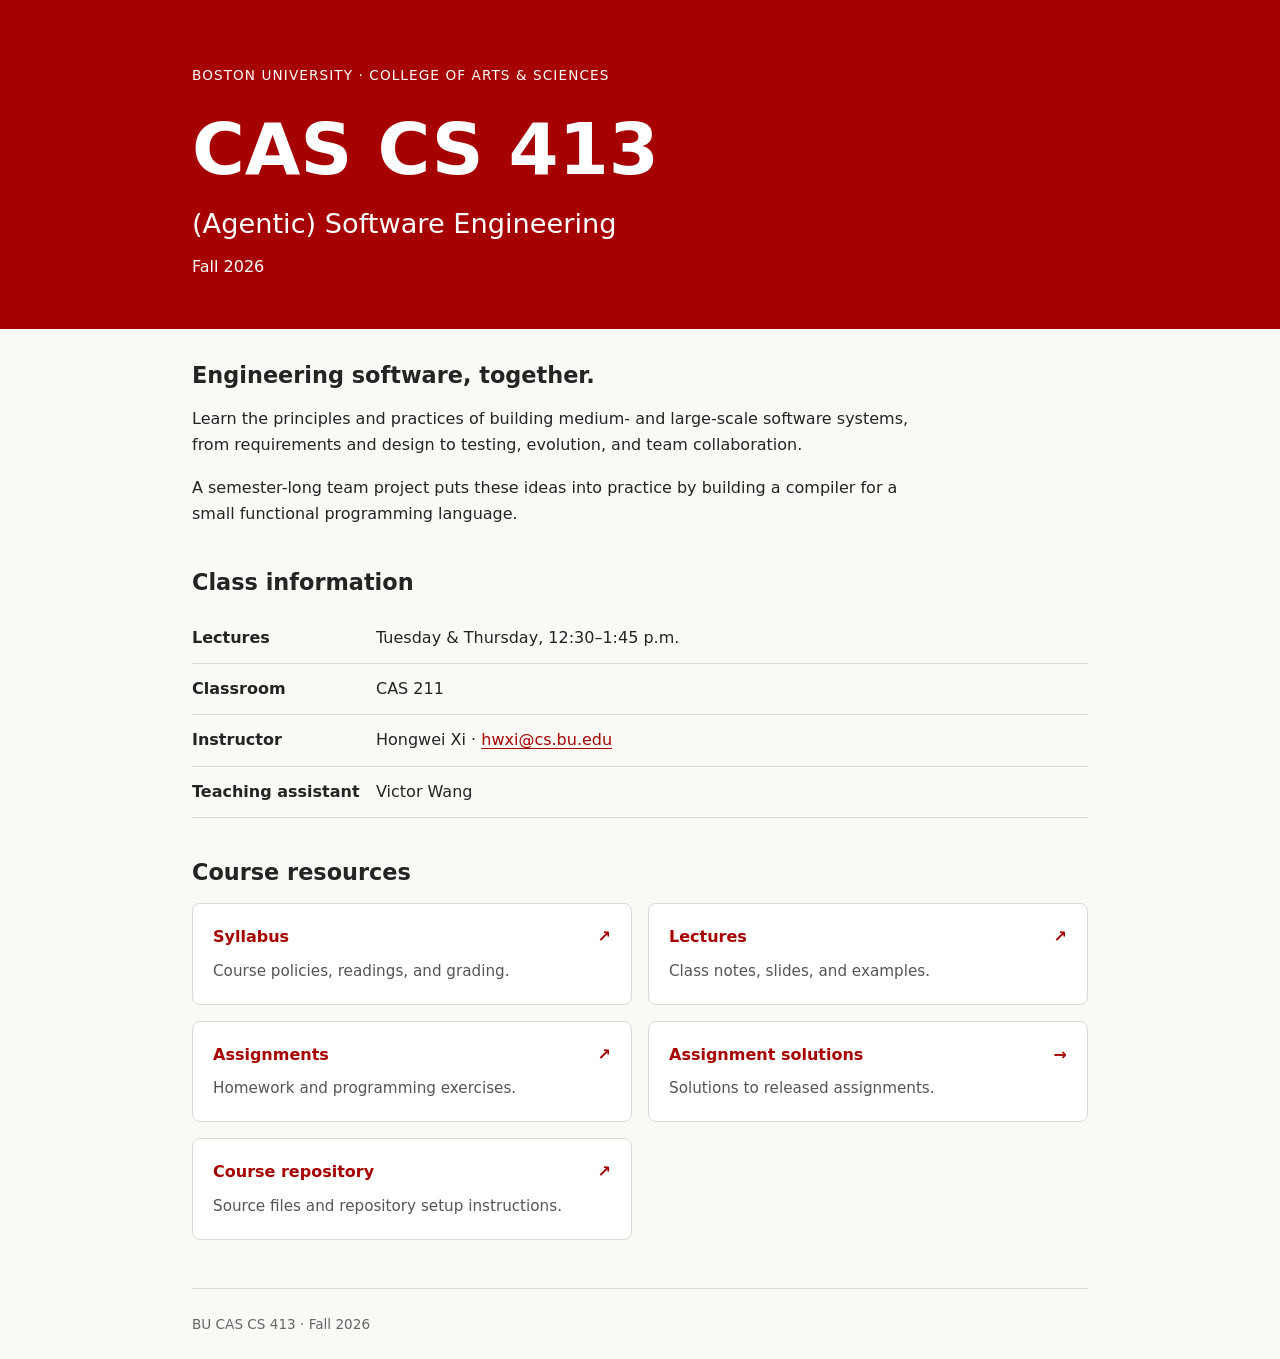
<file: public/index.html>
<!doctype html>
<html lang="en">
<head>
  <meta charset="utf-8">
  <meta name="viewport" content="width=device-width, initial-scale=1">
  <meta name="description" content="Boston University CAS CS 413: (Agentic) Software Engineering, Fall 2026. Course information, syllabus, lectures, and assignments.">
  <title>BU CAS CS 413 · Fall 2026</title>
  <link rel="stylesheet" href="styles.css">
</head>
<body>
  <header>
    <div class="container">
      <p class="eyebrow">Boston University · College of Arts &amp; Sciences</p>
      <h1>CAS CS 413</h1>
      <p class="subtitle">(Agentic) Software Engineering</p>
      <p>Fall 2026</p>
    </div>
  </header>
  <main class="container">
    <section aria-labelledby="about">
      <h2 id="about">Engineering software, together.</h2>
      <p>Learn the principles and practices of building medium- and large-scale
        software systems, from requirements and design to testing, evolution,
        and team collaboration.</p>
      <p>A semester-long team project puts these ideas into practice by building
        a compiler for a small functional programming language.</p>
    </section>
    <section aria-labelledby="details">
      <h2 id="details">Class information</h2>
      <dl>
        <div><dt>Lectures</dt><dd>Tuesday &amp; Thursday, 12:30–1:45 p.m.</dd></div>
        <div><dt>Classroom</dt><dd>CAS 211</dd></div>
        <div><dt>Instructor</dt><dd>Hongwei Xi · <a href="mailto:hwxi@cs.bu.edu">hwxi@cs.bu.edu</a></dd></div>
        <div><dt>Teaching assistant</dt><dd>Victor Wang</dd></div>
      </dl>
    </section>
    <nav aria-label="Course resources">
      <h2>Course resources</h2>
      <div class="resources">
        <a href="https://github.com/hwxi/CS413-2026-Fall/blob/main/admin/syllabus.pdf"><strong>Syllabus <span aria-hidden="true">↗</span></strong><span>Course policies, readings, and grading.</span></a>
        <a href="https://github.com/hwxi/CS413-2026-Fall/tree/main/lectures"><strong>Lectures <span aria-hidden="true">↗</span></strong><span>Class notes, slides, and examples.</span></a>
        <a href="https://github.com/hwxi/CS413-2026-Fall/tree/main/assigns"><strong>Assignments <span aria-hidden="true">↗</span></strong><span>Homework and programming exercises.</span></a>
        <a href="solutions.html"><strong>Assignment solutions <span aria-hidden="true">→</span></strong><span>Solutions to released assignments.</span></a>
        <a href="https://github.com/hwxi/CS413-2026-Fall"><strong>Course repository <span aria-hidden="true">↗</span></strong><span>Source files and repository setup instructions.</span></a>
      </div>
    </nav>
  </main>
  <footer class="container">BU CAS CS 413 · Fall 2026</footer>
</body>
</html>
</file>
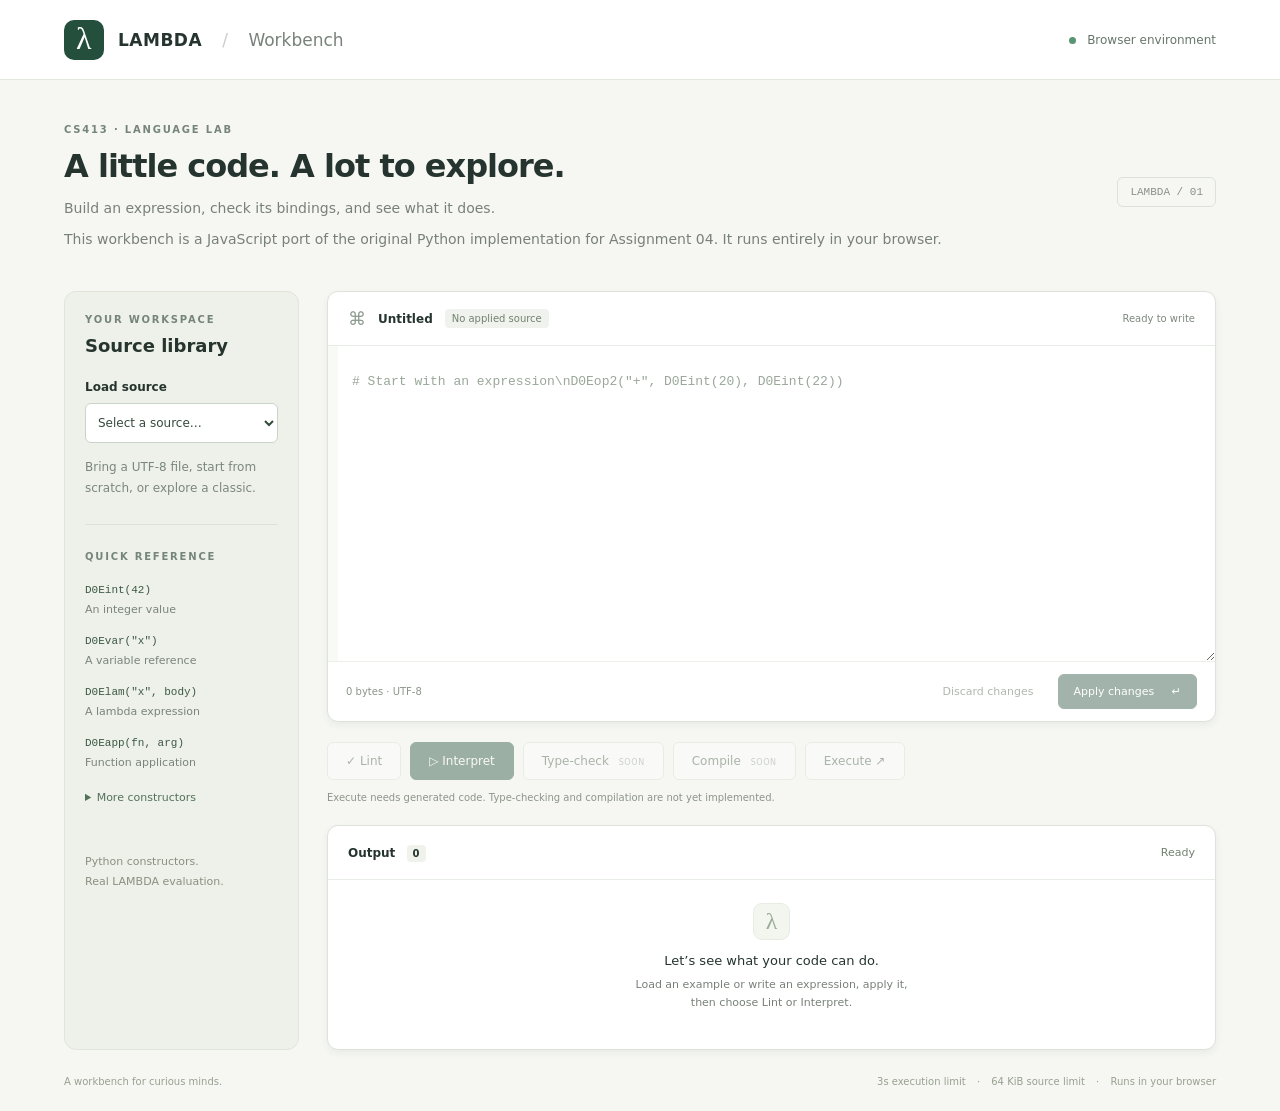
<file: public/Solution04/static/index.html>
<!doctype html>
<html lang="en">
<head><meta charset="utf-8"><meta name="viewport" content="width=device-width,initial-scale=1"><title>LAMBDA · Workbench</title><link rel="stylesheet" href="style.css"></head>
<body>
<header><a class="brand" href="./" aria-label="LAMBDA home"><span class="logo">λ</span> LAMBDA <span class="divider">/</span> <span class="muted">Workbench</span></a><span class="local"><i></i> Browser environment</span></header>
<main>
<div class="intro"><div><div class="eyebrow">CS413 · LANGUAGE LAB</div><h1>A little code. A lot to explore.</h1><p>Build an expression, check its bindings, and see what it does.</p><p>This workbench is a JavaScript port of the original Python implementation for Assignment 04. It runs entirely in your browser.</p></div><span class="version">LAMBDA / 01</span></div>
<div class="workspace">
<aside><div class="eyebrow">YOUR WORKSPACE</div><h2>Source library</h2><label for="load">Load source</label><select id="load"><option value="">Select a source…</option><option value="file">Choose File…</option><option value="manual">Manual input</option><option value="Factorial">Factorial (canned)</option><option value="Fibonacci">Fibonacci (canned)</option><option value="Arithmetic">Arithmetic</option><option value="Undeclared">Undeclared variable</option><option value="Runtime-error">Runtime error</option></select><input hidden type="file" id="file" accept=".py,.txt,.lambda"><div class="library-note">Bring a UTF-8 file, start from scratch, or explore a classic.</div><div class="side-rule"></div><div class="eyebrow">QUICK REFERENCE</div><dl><dt>D0Eint(42)</dt><dd>An integer value</dd><dt>D0Evar("x")</dt><dd>A variable reference</dd><dt>D0Elam("x", body)</dt><dd>A lambda expression</dd><dt>D0Eapp(fn, arg)</dt><dd>Function application</dd></dl><details><summary>More constructors</summary><p class="reference">D0Ebtf(bool)<br>D0Eop1(op, a)<br>D0Eop2(op, a, b)<br>D0Efix(name, param, body)<br>D0Eif0(test, yes, no)<br>D0Elet(name, value, body)<br>D0Epair(a, b)<br>D0Epfst(pair)<br>D0Epsnd(pair)</p></details><div class="side-bottom">Python constructors.<br>Real LAMBDA evaluation.</div></aside>
<section class="desk"><div class="panel editor-panel"><div class="panel-head"><div><span class="tiny-icon">⌘</span> <strong id="source-name">Untitled</strong><span class="badge" id="revision">No applied source</span></div><span id="edit-state">Ready to write</span></div><label class="sr-only" for="editor">Source editor</label><textarea id="editor" spellcheck="false" placeholder='# Start with an expression\nD0Eop2("+", D0Eint(20), D0Eint(22))'></textarea><div class="editor-foot"><span id="size">0 bytes · UTF-8</span><div><button id="discard" class="quiet">Discard changes</button><button id="apply" class="dark">Apply changes <span>↵</span></button></div></div></div>
<div class="tools" aria-label="Language tools"><button data-action="lint">✓ <span>Lint</span></button><button data-action="interpret" class="primary">▷ <span>Interpret</span></button><button data-action="typecheck">Type-check <small>SOON</small></button><button data-action="compile">Compile <small>SOON</small></button><button data-action="execute" disabled title="Requires generated code from a compiler">Execute ↗</button></div>
<div class="execution-note">Execute needs generated code. Type-checking and compilation are not yet implemented.</div>
<section class="panel output-panel"><div class="panel-head"><strong>Output <span id="result-count" class="count">0</span></strong><span id="status" role="status" aria-live="polite">Ready</span></div><div id="notice" role="alert" hidden></div><div id="results" aria-live="polite"><div class="empty"><span class="empty-symbol">λ</span><h3>Let’s see what your code can do.</h3><p>Load an example or write an expression, apply it,<br>then choose Lint or Interpret.</p></div></div></section>
</section></div><footer><span>A workbench for curious minds.</span><span>3s execution limit <b>·</b> 64 KiB source limit <b>·</b> Runs in your browser</span></footer>
</main><script src="runtime.js"></script><script src="examples.js"></script><script src="app.js"></script>
</body></html>
</file>
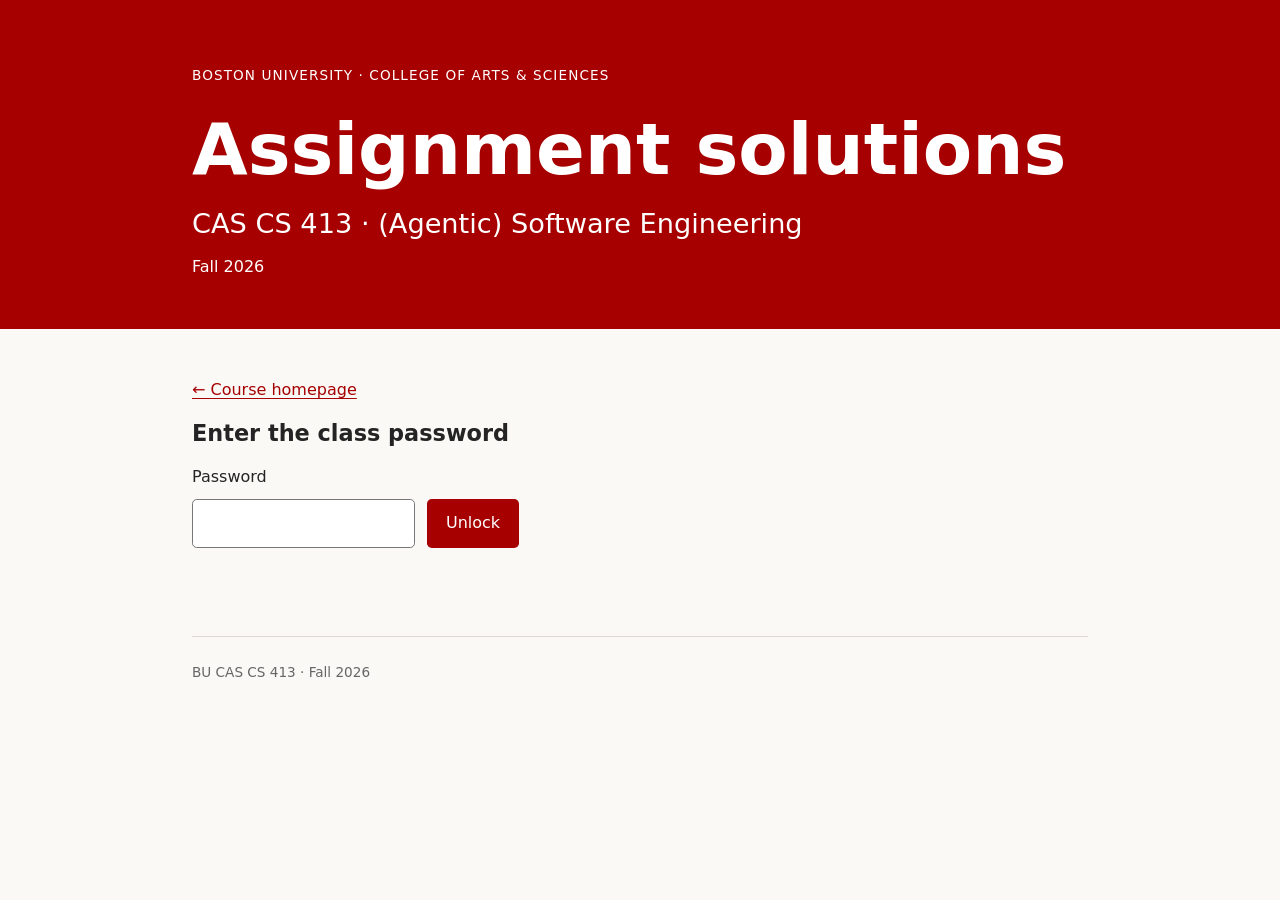
<file: public/solutions.html>
<!doctype html>
<html lang="en">
<head>
  <meta charset="utf-8">
  <meta name="viewport" content="width=device-width, initial-scale=1">
  <meta name="description" content="Assignment solutions for Boston University CAS CS 413: (Agentic) Software Engineering, Fall 2026.">
  <title>Assignment solutions · BU CAS CS 413 · Fall 2026</title>
  <link rel="stylesheet" href="styles.css">
  <style>
    .password-controls { display: flex; flex-wrap: wrap; gap: .75rem; margin-top: .5rem; }
    .password-controls input { min-width: 0; max-width: 100%; padding: .65rem; font: inherit; border: 1px solid #777; border-radius: .3rem; }
    .password-controls button { padding: .65rem 1.2rem; font: inherit; background: #a60000; color: white; border: 0; border-radius: .3rem; cursor: pointer; }
    .password-controls button:disabled { opacity: .6; cursor: wait; }
    .password-controls :focus-visible { outline: 3px solid #1765ab; outline-offset: 3px; }
  </style>
</head>
<body>
  <header>
    <div class="container">
      <p class="eyebrow">Boston University · College of Arts &amp; Sciences</p>
      <h1>Assignment solutions</h1>
      <p class="subtitle">CAS CS 413 · (Agentic) Software Engineering</p>
      <p>Fall 2026</p>
    </div>
  </header>
  <main class="container">
    <nav aria-label="Course navigation"><p><a href="index.html">← Course homepage</a></p></nav>
    <section aria-labelledby="unlock-heading">
      <h2 id="unlock-heading">Enter the class password</h2>
      <form id="unlock-form">
        <label for="password">Password</label>
        <div class="password-controls">
          <input id="password" name="password" type="password" autocomplete="current-password" required aria-describedby="unlock-status">
          <button type="submit">Unlock</button>
        </div>
        <p id="unlock-status" role="status" aria-live="polite"></p>
      </form>
      <noscript>JavaScript is required to unlock this page.</noscript>
    </section>
  </main>
  <footer class="container">BU CAS CS 413 · Fall 2026</footer>

<script>
'use strict';
// Only encrypted page content is published. The password is not stored here.
const protectedContent = {"salt": "vT7GRV0D/cjv+jvnJGV2Bg==", "iv": "6j+ZZhiZzNc1CSyD", "ciphertext": "gSKXQv9YObYOlw9whwZd4dxtorwW+sHRYJrgLOHops3CW/S1VU6PQB0bXuBKu1FNvGos0a+IZNA8D108ErUJUlMOPDI4uLG6peiheQXtVzZYxBKgFpqxmMbTCze2/u24XhxvF1ghzedlKEET5pUCFsciZV0GjllCkfLApYRJnt5RQrRe+zqvZrvYzD8TcWgroMgOxPFBuzaSLkj7hl67yMZa183B5jndxeTG9Zjvf42WHuYJETk8tmzCg9irBwimdeuSy5pHnXwKiIFx2RhdbTkXWV7K+p21X2UVME6q4FdSrv+sjtn/AUHZE8hE5QnsuIZ5en+M+pjknJ6smIu+syGorNQ9JS6rZQN/h9GBZrEcyT01SGWqrTvLaGSwjnLy5VeYv1NbznnAKqxnfaqA43knTl0jRUU353M/Kqw4YOkKDOrvO/DS7WOwM+5nZMsF7sk8otu5QlY36WRmgPO3mivciWhhknhSPkbLA/[base64]/1HAuYexjeivXiLVIM25JjwfTcCiKPCuSKS/ZucPVhow5HS/1FquXxf0cf1nD5zJCKFl0yA/LQ50J0XaV3mQSLNpp6lx1qDF2ZhcgeQ4+CVLl3mfLXVcEUkx5SZNcQAVw0pEibfyEDopMFcvslLzzPvunqtek9AoZTTqreHfarh8pPNif4TrLTu7sQD8tOpn/mFI1FLH6XGewgt/Pg6zfCof4jXtDNDw689gdw9vNdH3PbyUlU4PiXJjfjv4zZRqeHl2QqNW+Thiswycvrd6INc1JrIvyOJvWJ7Co6a8fgfohMZJuogErbcKBUwhEExitW/Bm0UuSABZbD0zlzp9b/OOfQ56jh3mHatcuVTknp1w8wMhh6qPR4TqbFsr2l1nEby+Dg84e2wIF0DD0Q7ujhS8X3egsgRzV+LHhuO7FlNOpEGxZjxurUBzvpLHmSundHin7uZLLzIsZ4Js2YQTP9fzDzNVn58/bDTT+M7TVl3piVxlq1M2xC5aJf0MDR3E/ZbOo+0E3+NYcEeD047MkFs4myiX/k1C1ul4fZTLgP3o90rf2xoX6a5AJkHzM+cEOeiWgOoVdQ4FT1qSirYkttx/2UOOkRf3CdKzUYeEokepBwNZTcg9DcGitPI+cZYAVkwLehan04XjUKLgmnPVwPuSddRm35SA2p8GkrC4XH2hMfva+WDsOll1mawZQs7mnsNdtH+tvWtYnvipQI7zQrG1vJYtwzHVvnmoFA7n4huAGUtFTWEjaYSuRA4BtnTC0Zp7YYzvMo8eoOv6ub0dfT/Hv6D29I3B7P4+ie3V8VrQNv2pl1gyM5a9B1CiYKt1Mefm6VdsGKR6SGRY2xOUIQvi20a+0HQ0fbn44pehyFn1lcQrQLExUqR8NbF3xiJzLF2BtcEkQIK4KicdOs5y4jSym5Rtves7YFn77PIAVunM/K9R/njXtbyNoJNhIcAI64r1AgzSQ4p4ymWZrp13r4f/RAVY7TDBSifihurFz2x/UiGt5zbn7GduJWdnIs2y6Gn3JlGw8xUk8yPlTwPitSZyJHrZfv9Eg3e5oko19mCRaw5c0LlZJ3pKLaV7cY+oXMXcQNYm8bVowlKPB0Ur368cEqL1cNmgngu6Bl9RGsE8K7EyuwqTxfDHMYE8INIPEChTj/9lPYxZ2zhqOZ3CuJiXS5u4IlpF/squBQYP7nTQz39Q4M9o1eq7eWQg2EzL5dPdWrDy7XL+n7ktPWRKbh1uQxBA6TUT8fAQGymppwugI5+TWhLGNV7ddY7wsD4ZIsc4z1geTwU7PTrP2OcqEM/oalPsp3ODhsJOYH1nekokxw+H+w58p1z2jJOKU/8VnpU="};
async function decryptContent(password) {
  const decode = value => Uint8Array.from(atob(value), c => c.charCodeAt(0));
  const material = await crypto.subtle.importKey('raw', new TextEncoder().encode(password), 'PBKDF2', false, ['deriveKey']);
  const key = await crypto.subtle.deriveKey({name:'PBKDF2', salt:decode(protectedContent.salt), iterations:600000, hash:'SHA-256'}, material, {name:'AES-GCM', length:256}, false, ['decrypt']);
  const plaintext = await crypto.subtle.decrypt({name:'AES-GCM', iv:decode(protectedContent.iv)}, key, decode(protectedContent.ciphertext));
  return new TextDecoder().decode(plaintext);
}
const form = document.getElementById('unlock-form');
form.addEventListener('submit', async event => {
  event.preventDefault();
  const status = document.getElementById('unlock-status');
  const input = document.getElementById('password');
  const button = form.querySelector('button');
  if (!globalThis.crypto?.subtle) {
    status.textContent = 'Please open this page over HTTPS or through a local server to unlock it.';
    return;
  }
  button.disabled = true;
  status.textContent = 'Unlocking…';
  try {
    const content = await decryptContent(input.value);
    input.value = '';
    const main = document.querySelector('main');
    main.innerHTML = content;
    const heading = main.querySelector('h2');
    heading.setAttribute('tabindex', '-1');
    heading.focus();
  } catch {
    status.textContent = 'Incorrect password. Please try again.';
    input.select();
  } finally {
    button.disabled = false;
  }
});
</script>
</body>
</html>
</file>
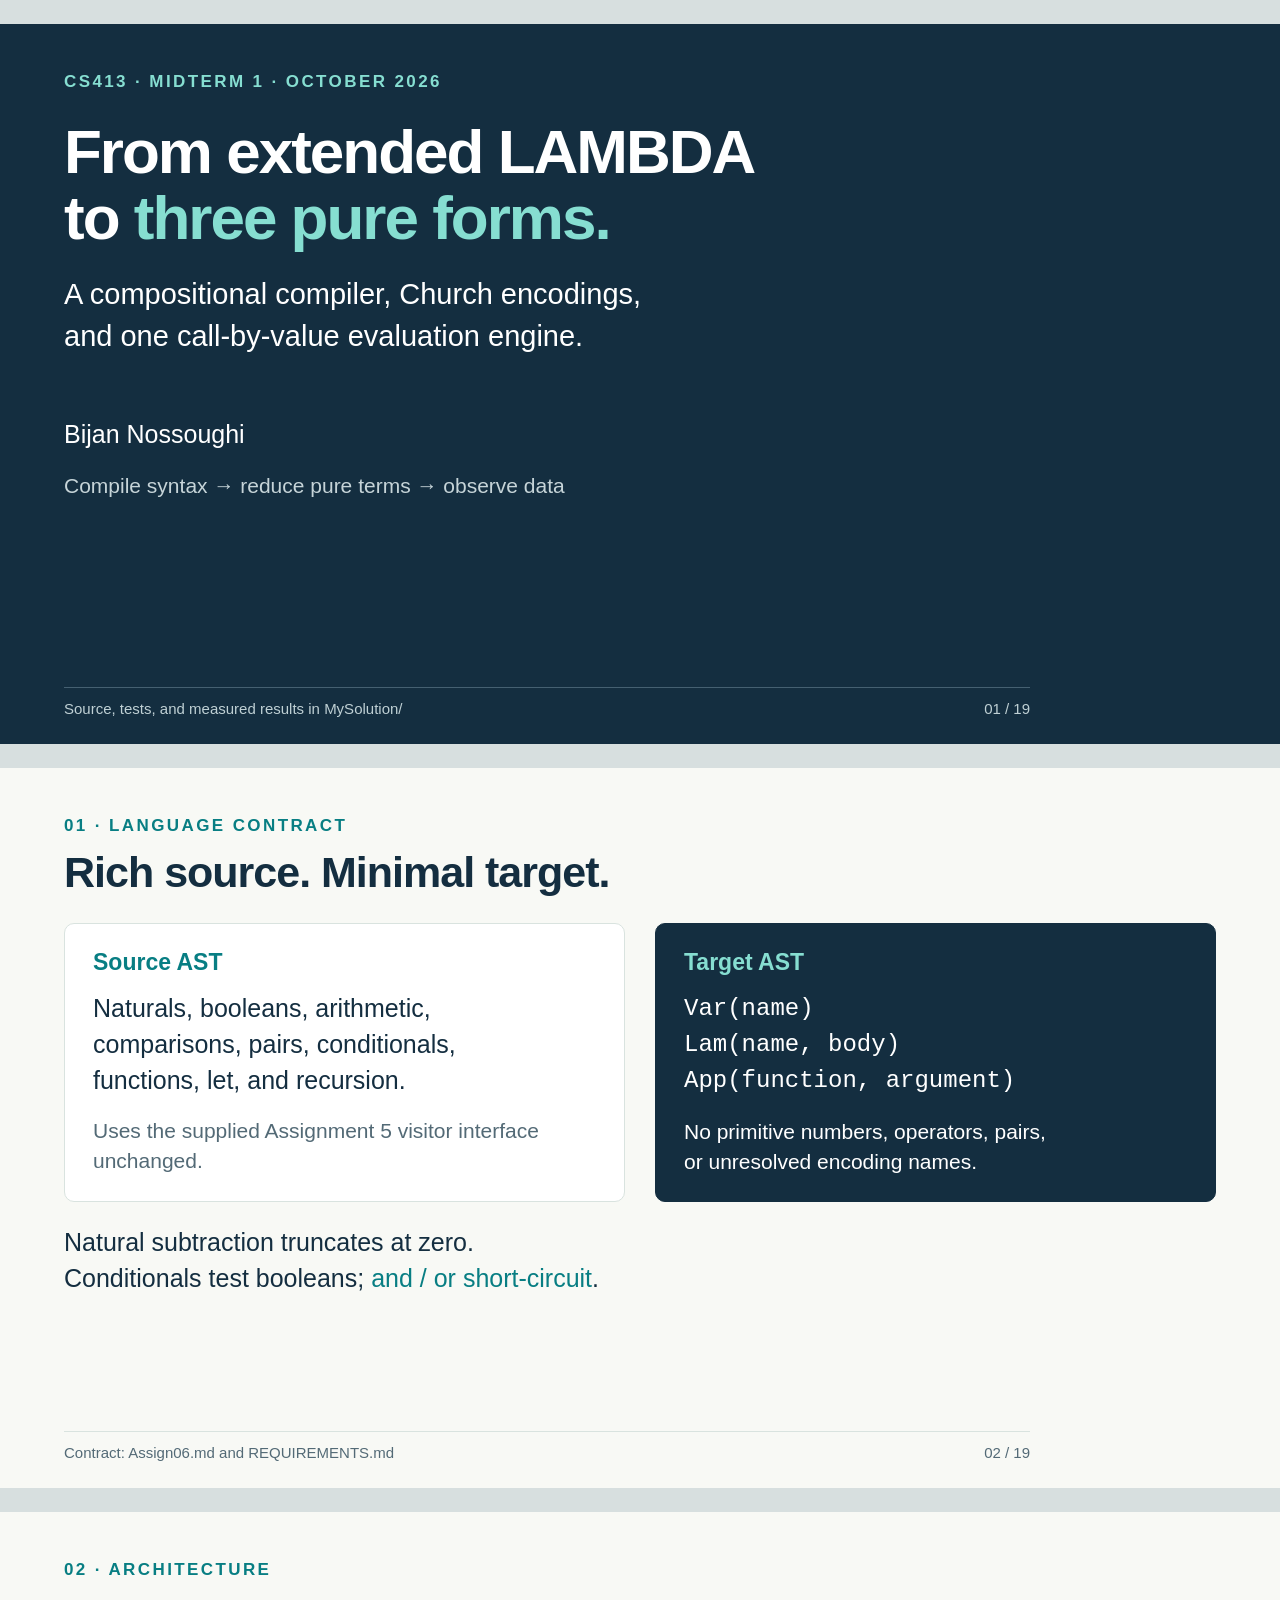
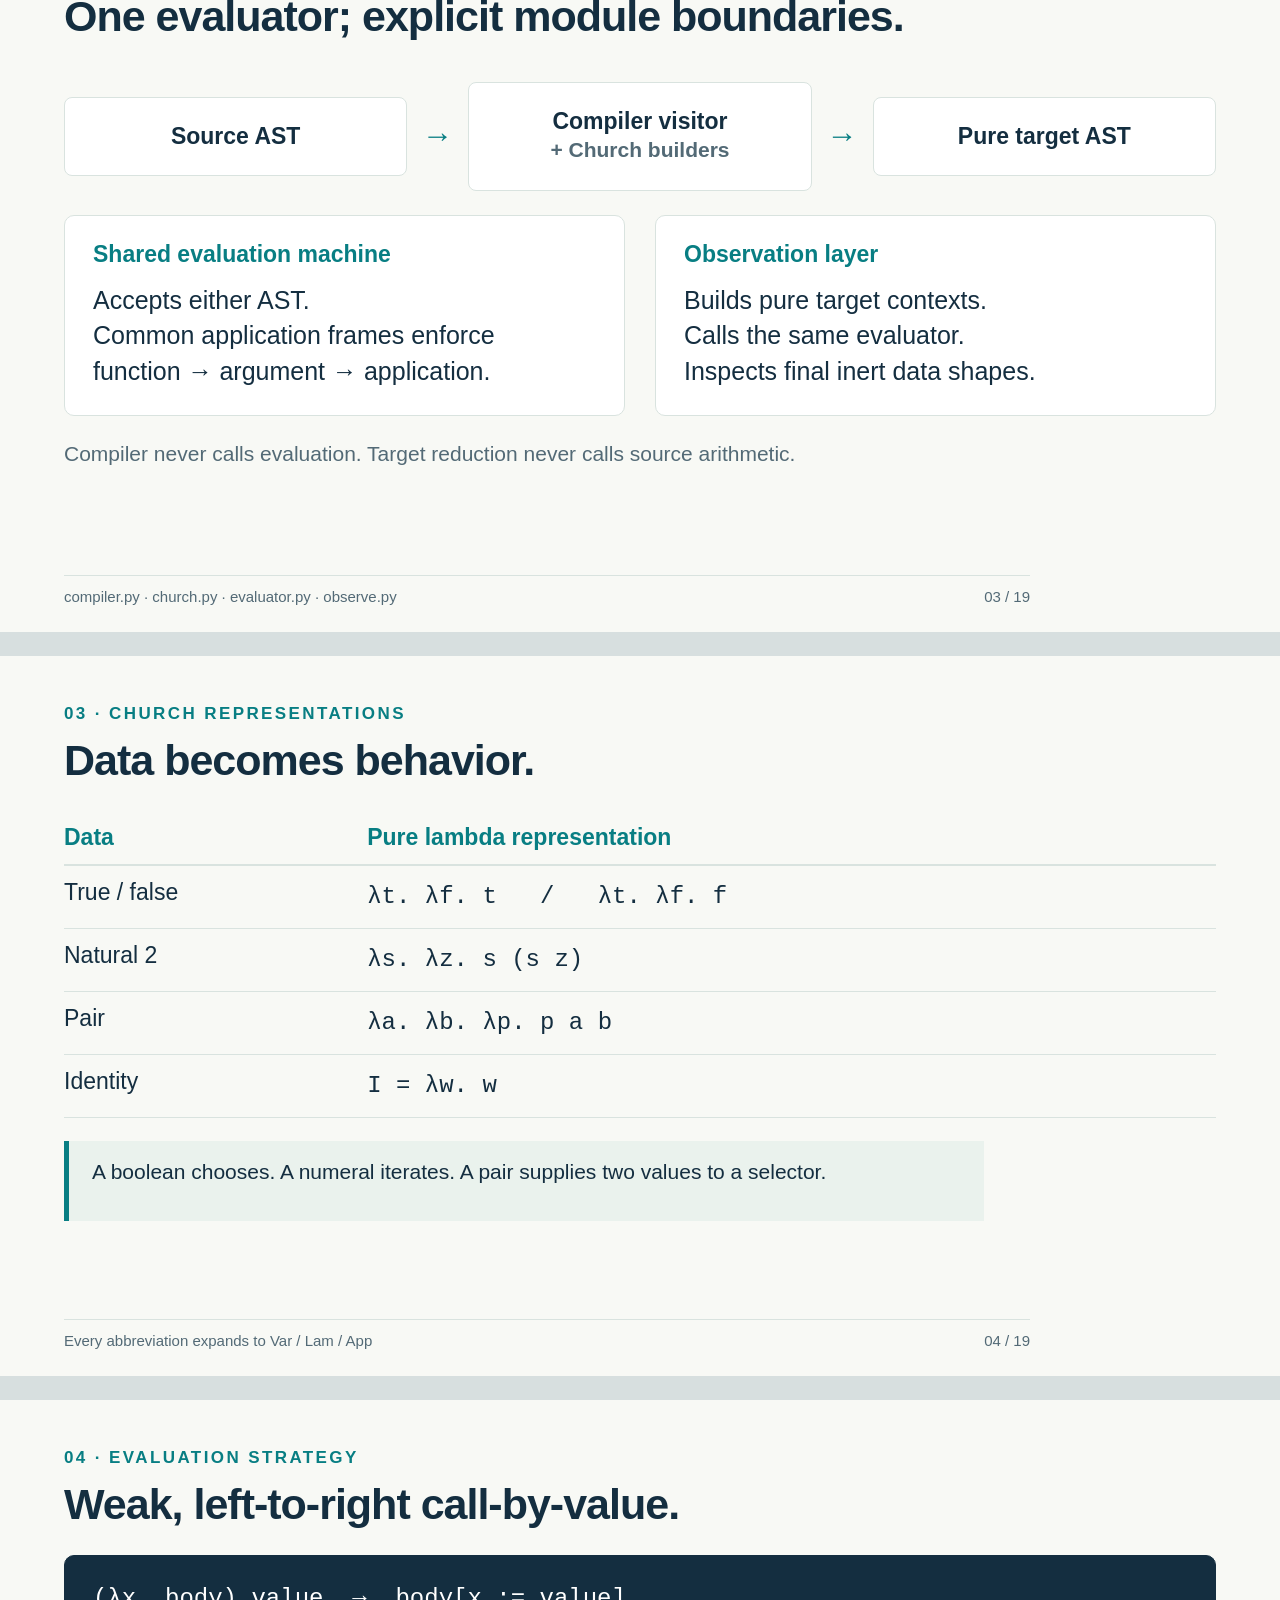
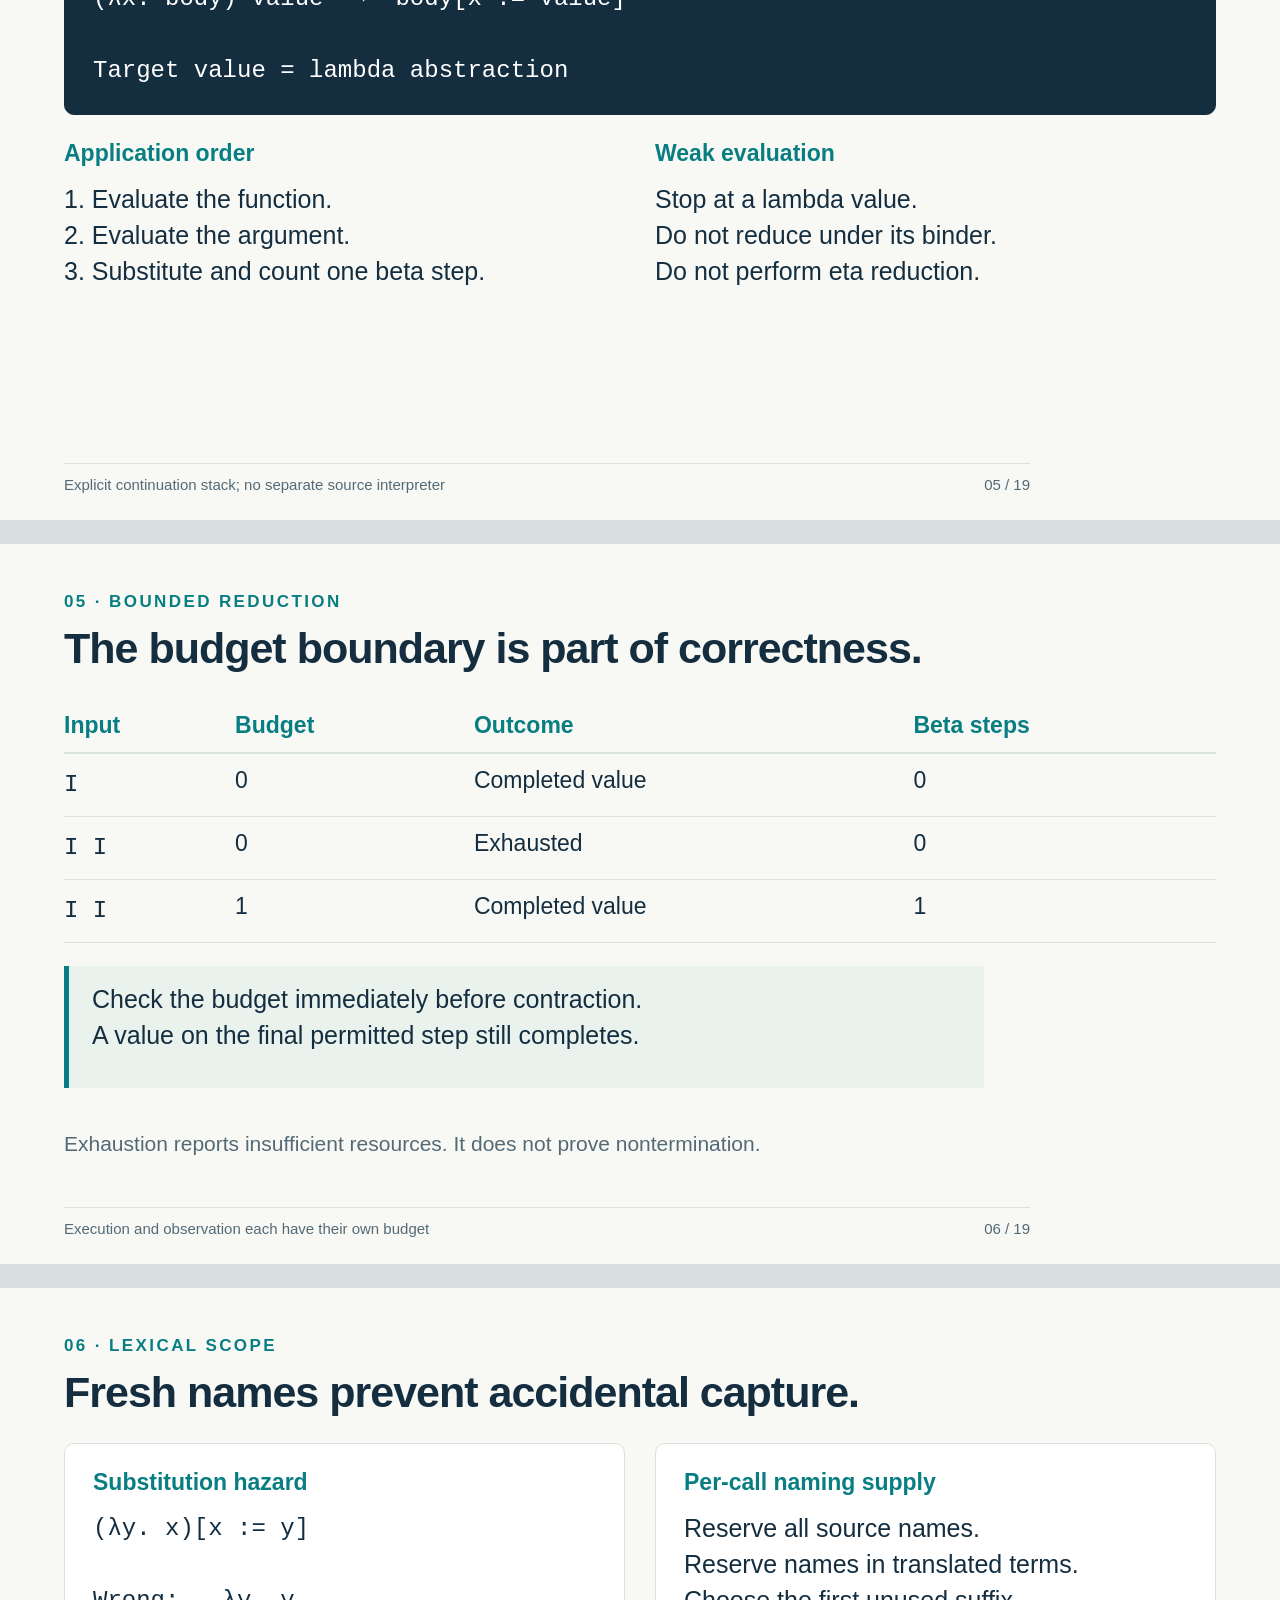
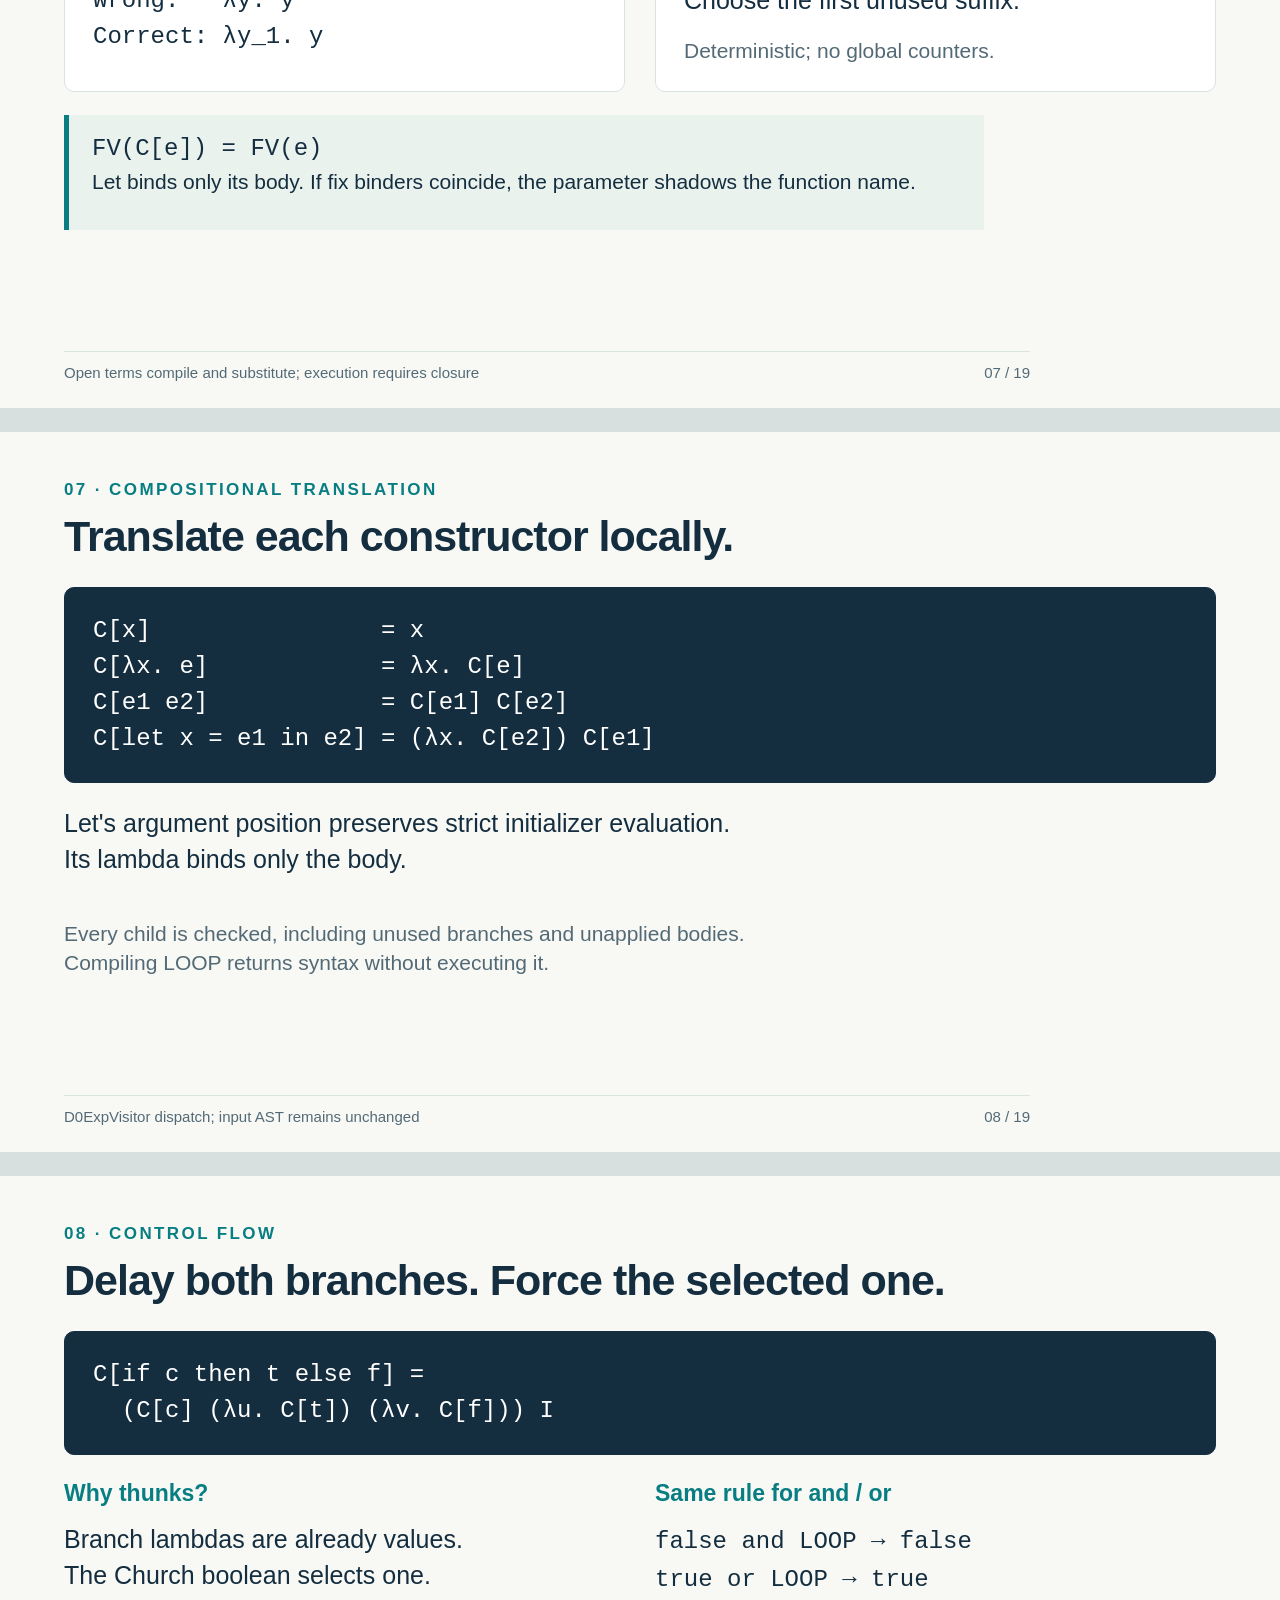
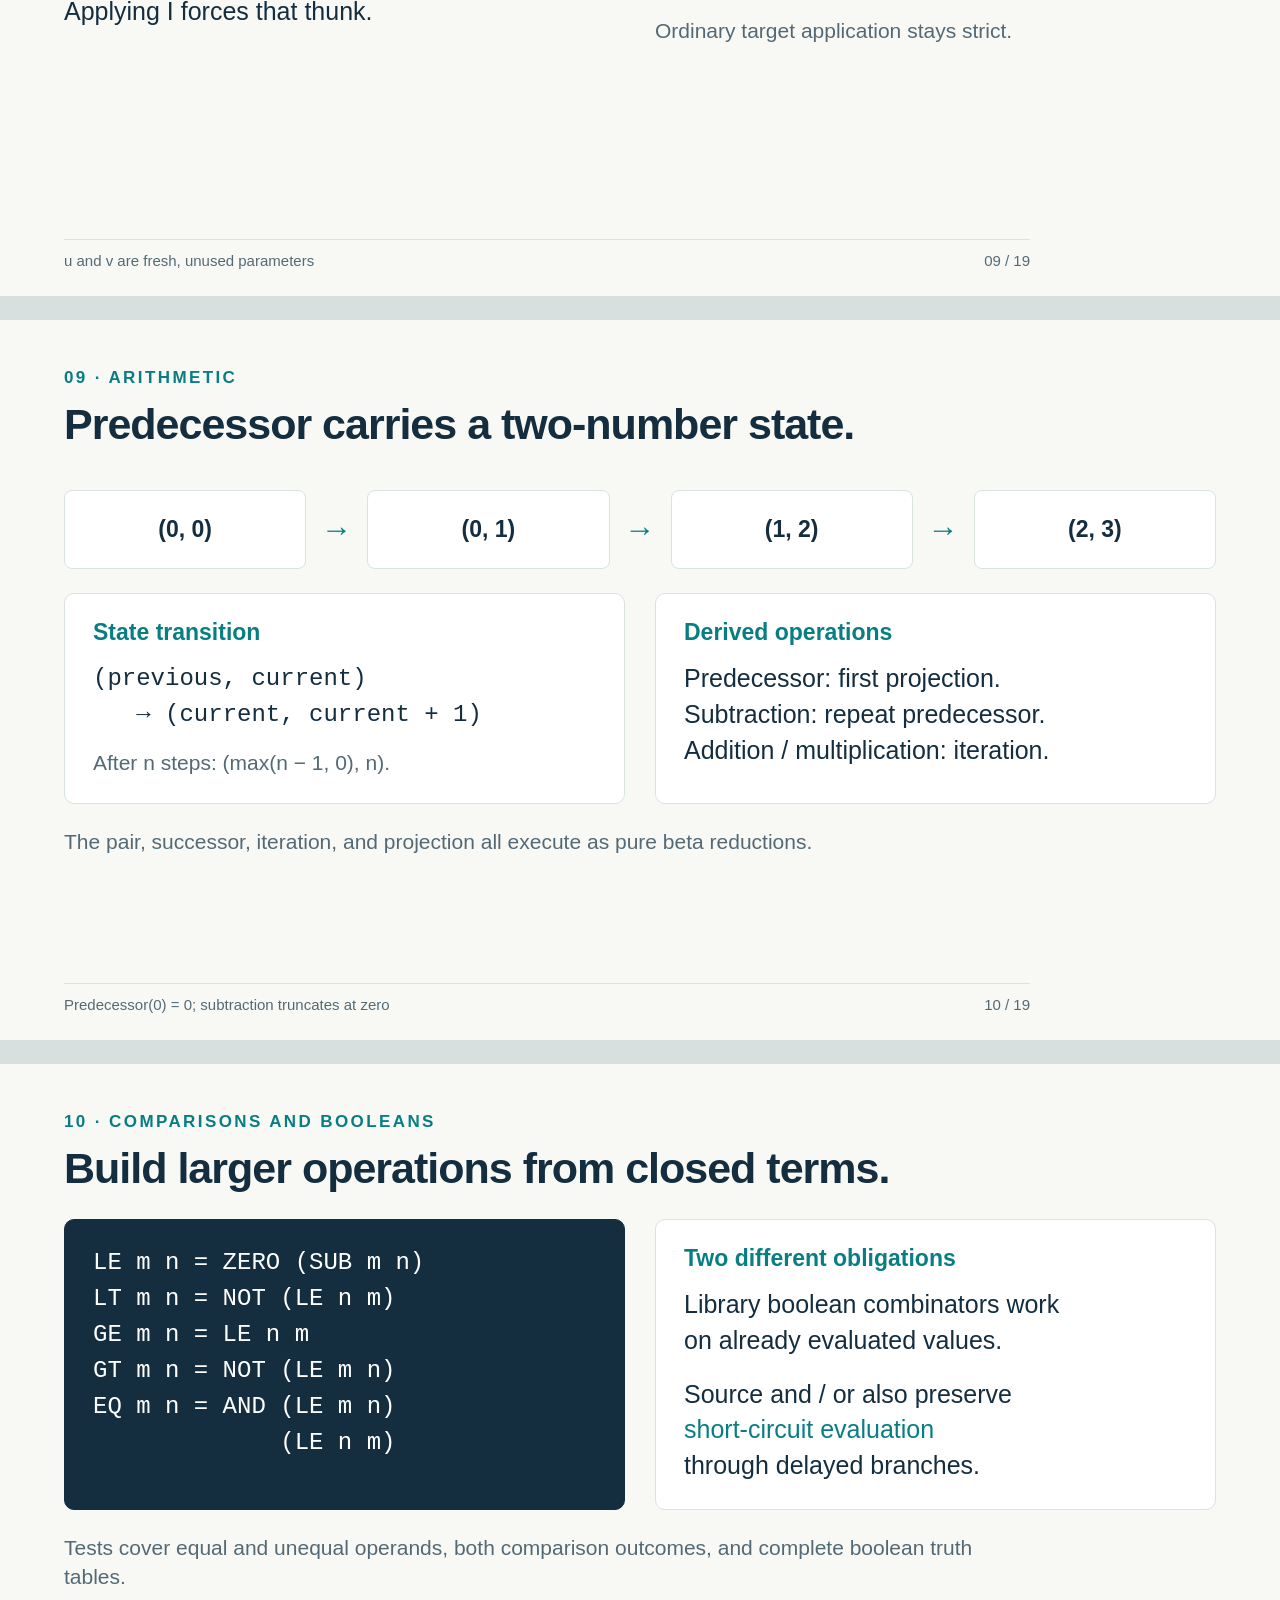
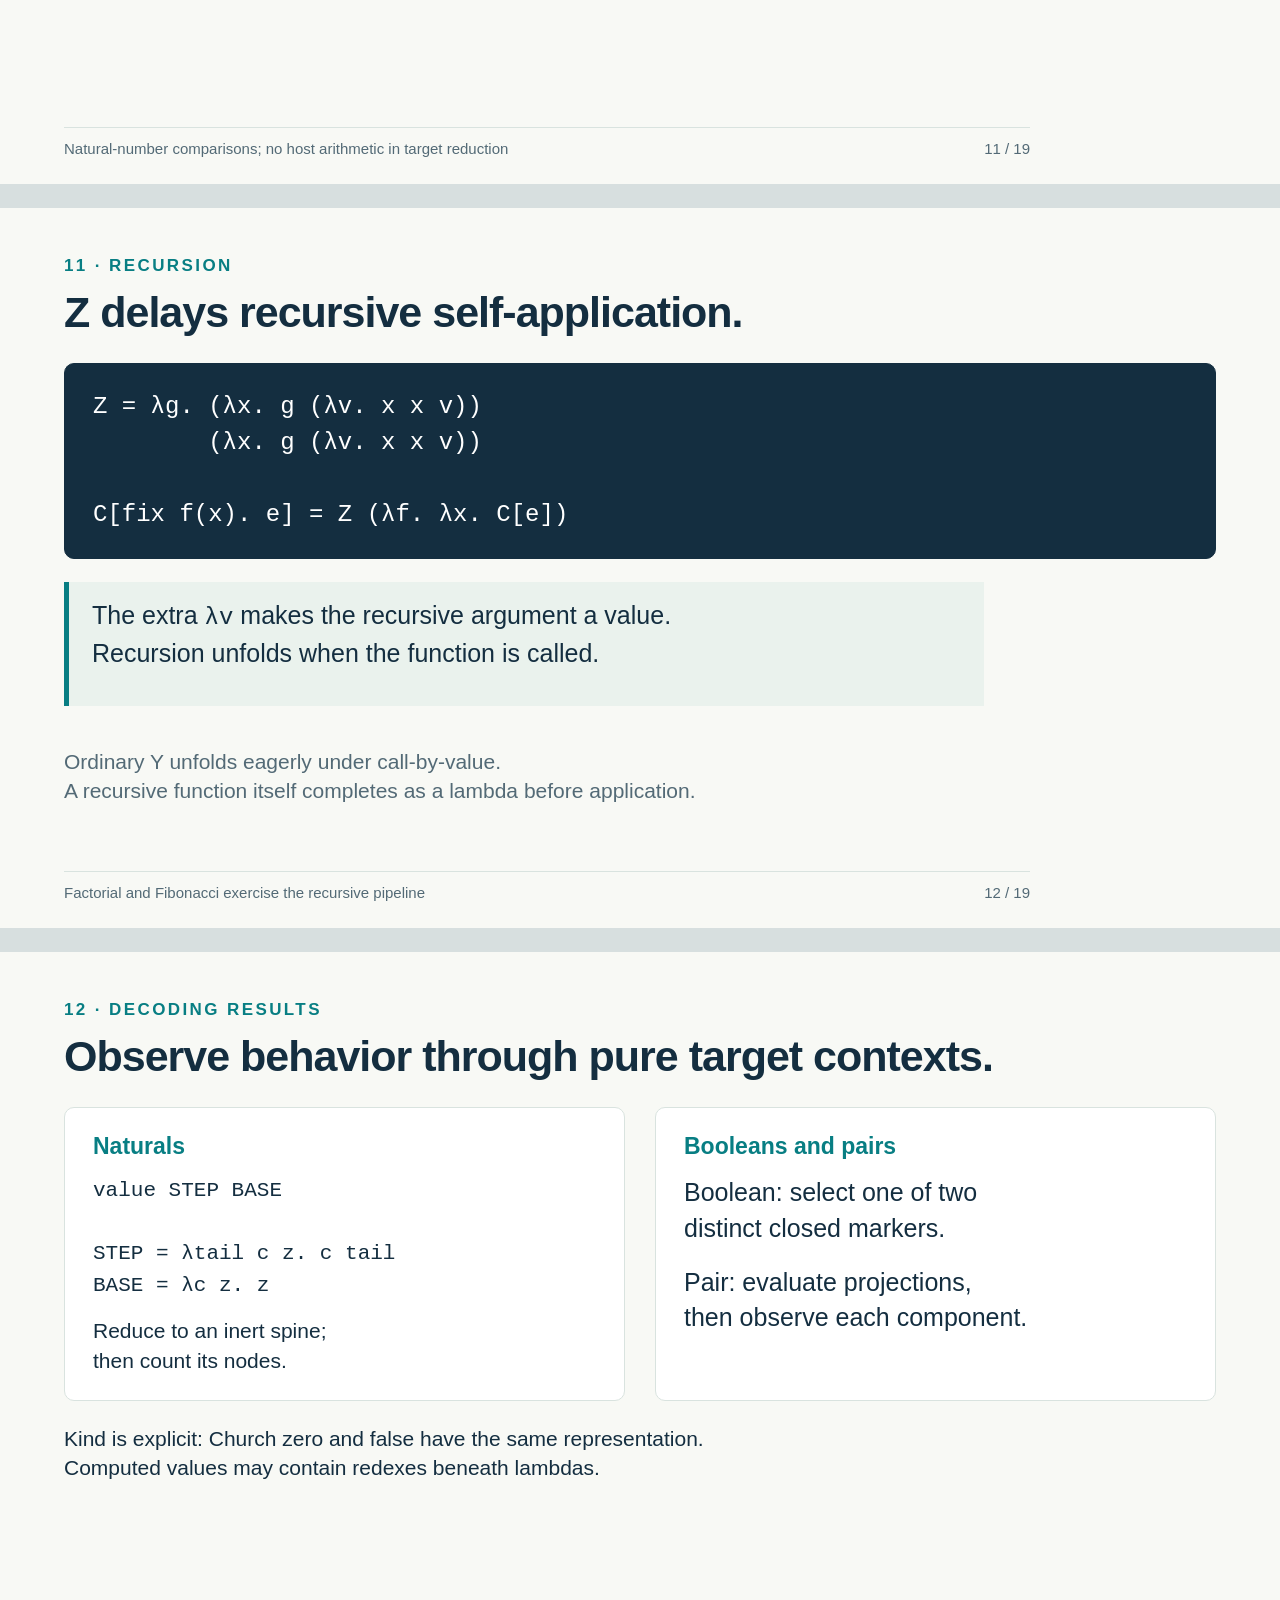
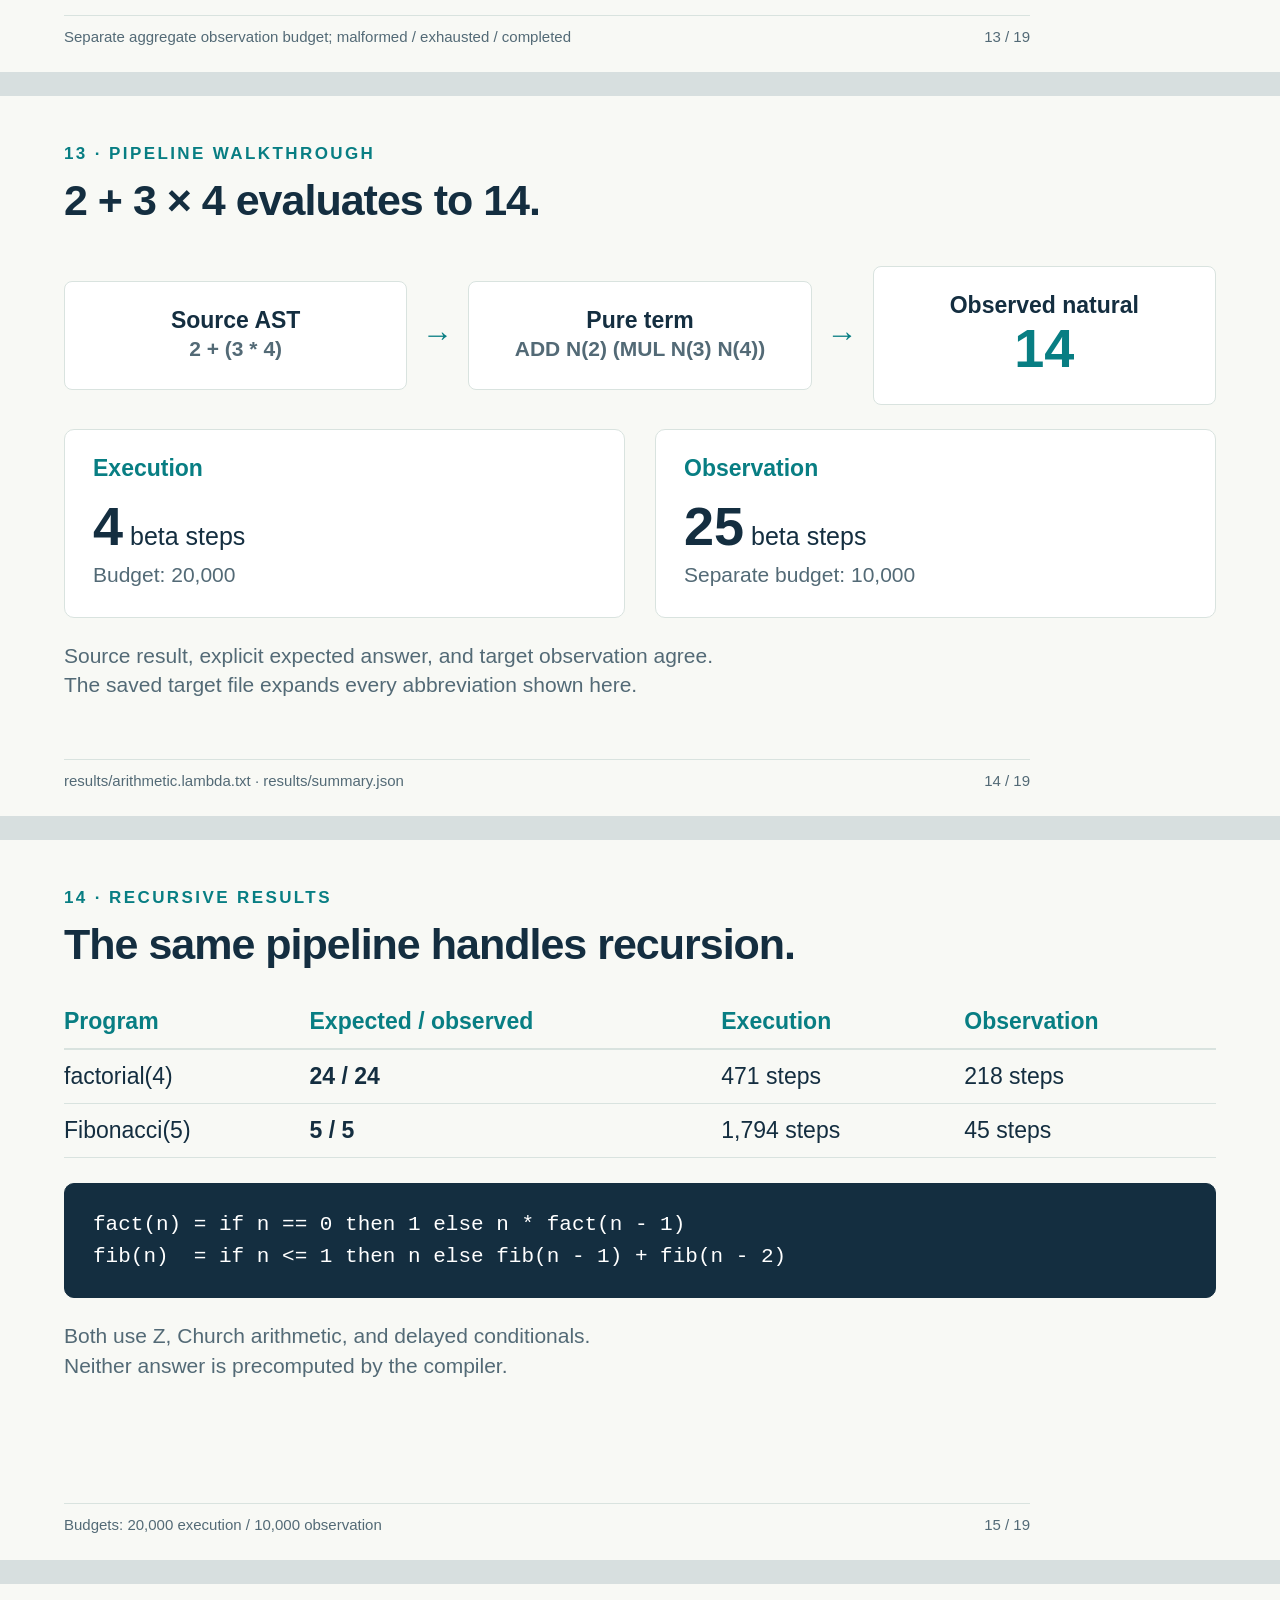
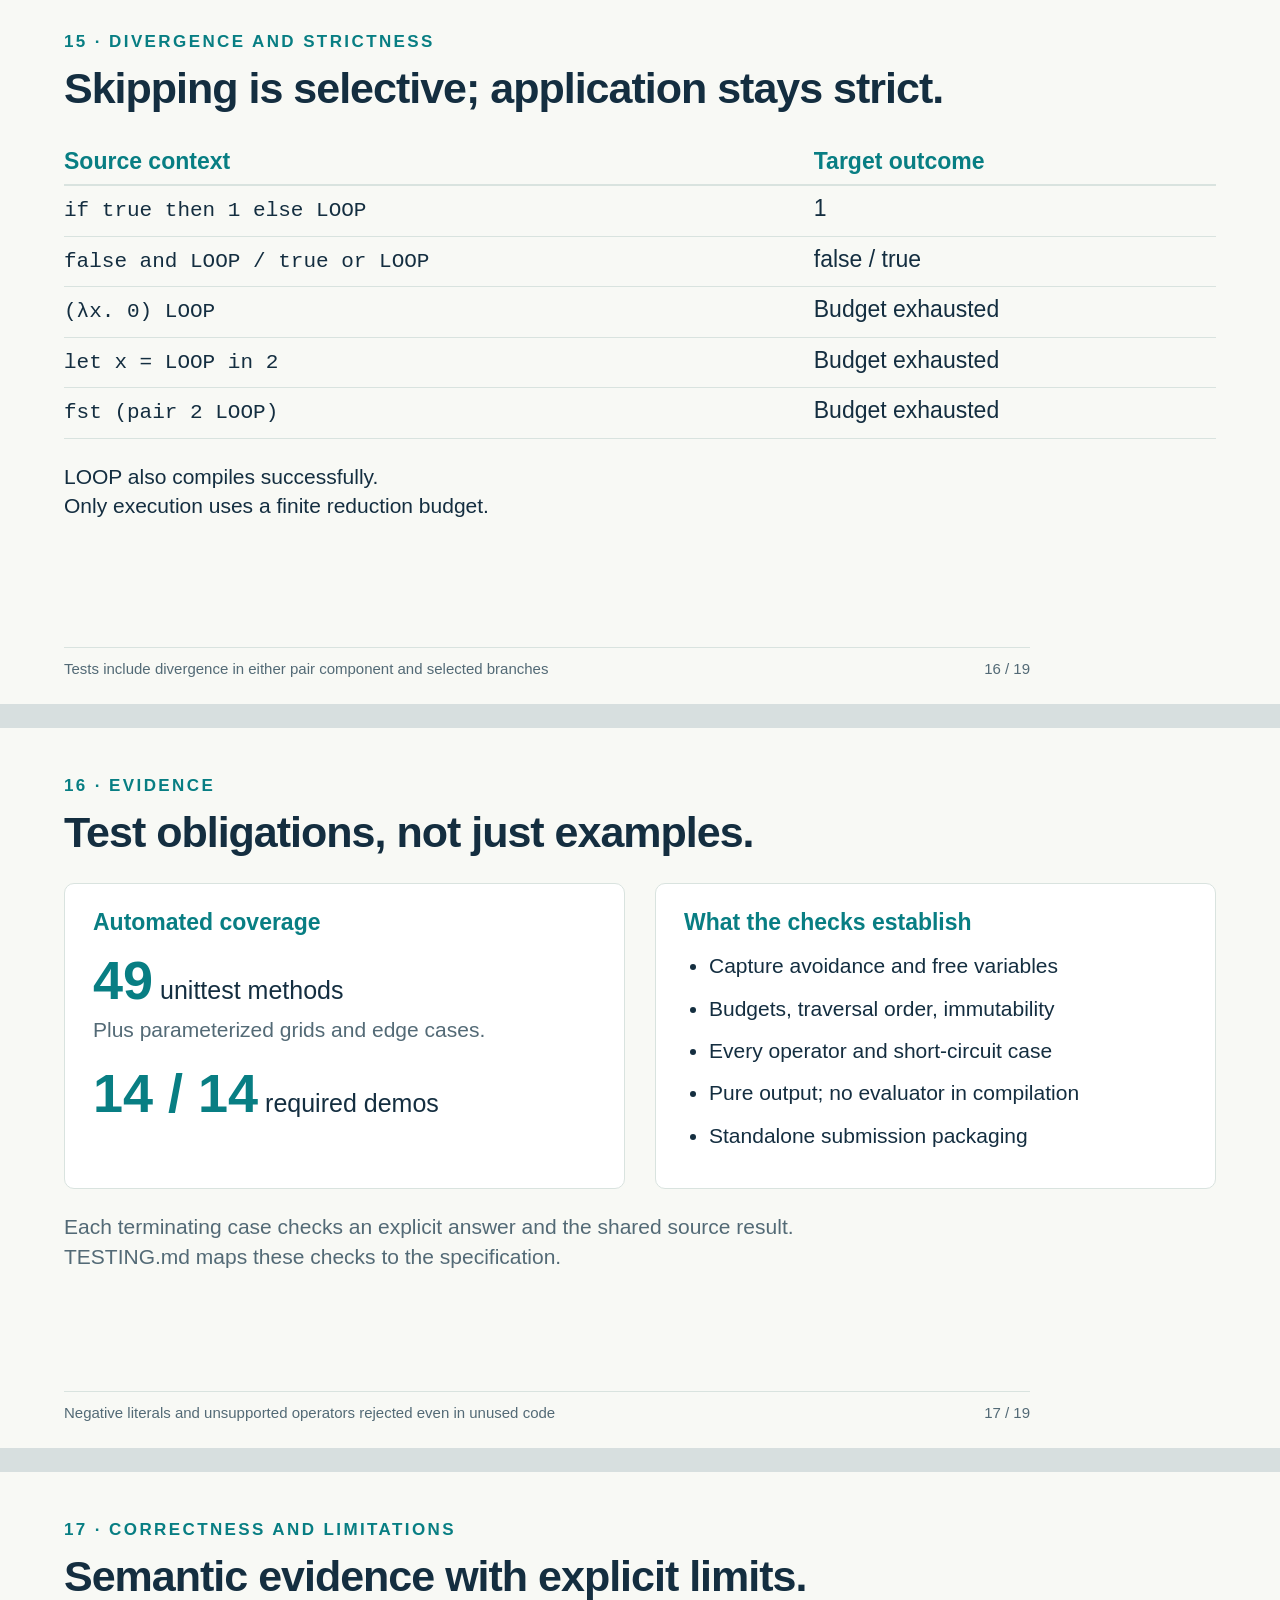
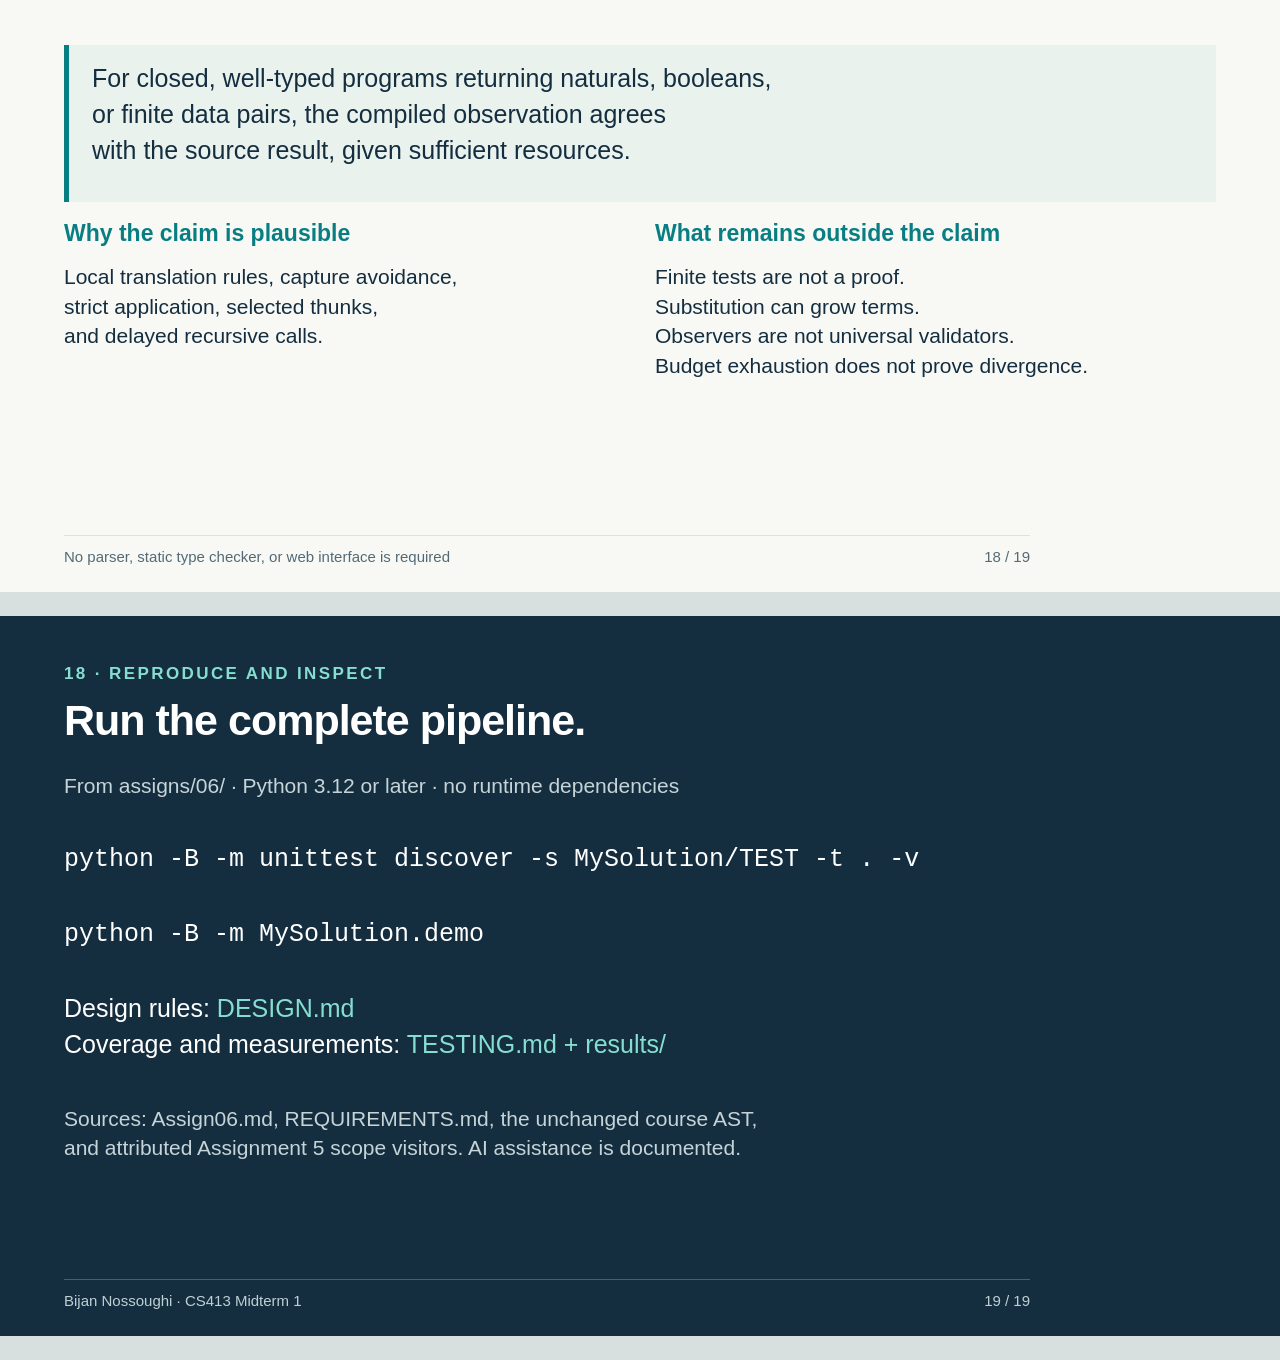
<file: assigns/06/MySolution/presentation/slides.html>
<!doctype html>
<html lang="en">
<head>
<meta charset="utf-8">
<meta name="viewport" content="width=device-width, initial-scale=1">
<title>Compiling Extended LAMBDA — Bijan Nossoughi</title>
<style>
  :root { --ink:#142e40; --muted:#536a76; --teal:#087e83; --paper:#f8f9f5; --line:#d9e3df; --orange:#bd571e; }
  * { box-sizing:border-box; }
  body { margin:0; background:#d7dfdf; color:var(--ink); font-family:"Segoe UI",Arial,sans-serif; }
  .slide { width:1280px; height:720px; margin:24px auto; padding:48px 64px; background:var(--paper); position:relative; overflow:hidden; break-after:page; display:flex; flex-direction:column; }
  .slide:last-child { break-after:auto; }
  .kicker { font-size:17px; font-weight:700; letter-spacing:2.4px; text-transform:uppercase; color:var(--teal); margin-bottom:12px; }
  h1 { font-size:62px; line-height:1.06; letter-spacing:-2px; margin:15px 0 24px; font-weight:700; }
  h2 { font-size:43px; line-height:1.12; letter-spacing:-1px; margin:0 0 27px; font-weight:650; }
  h3 { font-size:23px; margin:0 0 15px; color:var(--teal); }
  p,li { font-size:25px; line-height:1.43; }
  p { margin:0 0 18px; }
  ul { margin:0; padding-left:25px; }
  li { margin:0 0 13px; }
  .small { font-size:21px; line-height:1.4; }
  .muted { color:var(--muted); }
  .cols { display:grid; grid-template-columns:1fr 1fr; gap:30px; }
  .card { padding:25px 28px; background:white; border:1px solid var(--line); border-radius:10px; }
  .card p:last-child { margin-bottom:0; }
  .rule { border-left:5px solid var(--teal); padding:16px 23px; margin:18px 0; background:#eaf2ed; }
  .code { font-family:Consolas,"Courier New",monospace; font-size:24px; line-height:1.5; white-space:pre-wrap; margin:0; }
  .code.small { font-size:21px; }
  .dark { background:var(--ink); color:#fff; border-color:var(--ink); }
  .dark h3 { color:#86ded1; }
  .big { font-size:54px; font-weight:700; line-height:1.1; }
  .accent { color:var(--teal); }
  .orange { color:var(--orange); }
  .tag { display:inline-block; color:var(--teal); background:#e3eeea; padding:5px 12px; border-radius:5px; font-size:19px; font-weight:600; }
  .flow { display:flex; align-items:center; gap:15px; margin:15px 0 24px; }
  .flow .box { flex:1; padding:25px 18px; text-align:center; background:#fff; border:1px solid var(--line); border-radius:8px; font-size:23px; font-weight:600; }
  .arrow { color:var(--teal); font-size:31px; }
  table { border-collapse:collapse; width:100%; font-size:23px; }
  th { color:var(--teal); text-align:left; border-bottom:2px solid var(--line); }
  td,th { padding:13px 16px; vertical-align:top; }
  td { border-bottom:1px solid var(--line); }
  th:first-child,td:first-child { padding-left:0; }
  .compact td,.compact th { padding-top:9px; padding-bottom:9px; }
  .bottom { max-width:920px; margin-top:23px; }
  .footer { position:absolute; bottom:27px; left:64px; right:250px; border-top:1px solid var(--line); padding-top:12px; font-size:15px; color:var(--muted); display:flex; justify-content:space-between; }
  .hero { background:var(--ink); color:#fff; }
  .hero .kicker,.hero .accent { color:#86ded1; }
  .hero .footer { color:#bfd0d4; border-color:#456071; }
  .hero .muted { color:#c6d4d8; }
  @page { size:13.333333in 7.5in; margin:0; }
  @media print { body { background:white; } .slide { margin:0; print-color-adjust:exact; -webkit-print-color-adjust:exact; } }
</style>
</head>
<body>

<section class="slide hero">
  <div class="kicker">CS413 · Midterm 1 · October 2026</div>
  <h1>From extended LAMBDA<br>to <span class="accent">three pure forms.</span></h1>
  <p style="font-size:29px;max-width:940px">A compositional compiler, Church encodings,<br>and one call-by-value evaluation engine.</p>
  <div style="margin-top:42px"><p>Bijan Nossoughi</p><p class="muted small">Compile syntax → reduce pure terms → observe data</p></div>
  <div class="footer"><span>Source, tests, and measured results in MySolution/</span><span>01 / 19</span></div>
</section>

<section class="slide">
  <div class="kicker">01 · Language contract</div><h2>Rich source. Minimal target.</h2>
  <div class="cols">
    <div class="card"><h3>Source AST</h3><p>Naturals, booleans, arithmetic,<br>comparisons, pairs, conditionals,<br>functions, let, and recursion.</p><p class="small muted">Uses the supplied Assignment 5 visitor interface unchanged.</p></div>
    <div class="card dark"><h3>Target AST</h3><pre class="code">Var(name)
Lam(name, body)
App(function, argument)</pre><p class="small" style="margin-top:18px">No primitive numbers, operators, pairs,<br>or unresolved encoding names.</p></div>
  </div>
  <p class="bottom">Natural subtraction truncates at zero.<br>Conditionals test booleans; <span class="accent">and / or short-circuit</span>.</p>
  <div class="footer"><span>Contract: Assign06.md and REQUIREMENTS.md</span><span>02 / 19</span></div>
</section>

<section class="slide">
  <div class="kicker">02 · Architecture</div><h2>One evaluator; explicit module boundaries.</h2>
  <div class="flow"><div class="box">Source AST</div><span class="arrow">→</span><div class="box">Compiler visitor<br><span class="small muted">+ Church builders</span></div><span class="arrow">→</span><div class="box">Pure target AST</div></div>
  <div class="cols">
    <div class="card"><h3>Shared evaluation machine</h3><p>Accepts either AST.<br>Common application frames enforce<br>function → argument → application.</p></div>
    <div class="card"><h3>Observation layer</h3><p>Builds pure target contexts.<br>Calls the same evaluator.<br>Inspects final inert data shapes.</p></div>
  </div>
  <p class="small bottom muted">Compiler never calls evaluation. Target reduction never calls source arithmetic.</p>
  <div class="footer"><span>compiler.py · church.py · evaluator.py · observe.py</span><span>03 / 19</span></div>
</section>

<section class="slide">
  <div class="kicker">03 · Church representations</div><h2>Data becomes behavior.</h2>
  <table><tr><th>Data</th><th>Pure lambda representation</th></tr>
  <tr><td>True / false</td><td class="code">λt. λf. t &nbsp; / &nbsp; λt. λf. f</td></tr>
  <tr><td>Natural 2</td><td class="code">λs. λz. s (s z)</td></tr>
  <tr><td>Pair</td><td class="code">λa. λb. λp. p a b</td></tr>
  <tr><td>Identity</td><td class="code">I = λw. w</td></tr></table>
  <div class="rule bottom"><p class="small">A boolean chooses. A numeral iterates. A pair supplies two values to a selector.</p></div>
  <div class="footer"><span>Every abbreviation expands to Var / Lam / App</span><span>04 / 19</span></div>
</section>

<section class="slide">
  <div class="kicker">04 · Evaluation strategy</div><h2>Weak, left-to-right call-by-value.</h2>
  <div class="card dark"><pre class="code">(λx. body) value  →  body[x := value]

Target value = lambda abstraction</pre></div>
  <div class="cols" style="margin-top:25px"><div><h3>Application order</h3><p>1. Evaluate the function.<br>2. Evaluate the argument.<br>3. Substitute and count one beta step.</p></div><div><h3>Weak evaluation</h3><p>Stop at a lambda value.<br>Do not reduce under its binder.<br>Do not perform eta reduction.</p></div></div>
  <div class="footer"><span>Explicit continuation stack; no separate source interpreter</span><span>05 / 19</span></div>
</section>

<section class="slide">
  <div class="kicker">05 · Bounded reduction</div><h2>The budget boundary is part of correctness.</h2>
  <table><tr><th>Input</th><th>Budget</th><th>Outcome</th><th>Beta steps</th></tr>
  <tr><td class="code">I</td><td>0</td><td>Completed value</td><td>0</td></tr>
  <tr><td class="code">I I</td><td>0</td><td>Exhausted</td><td>0</td></tr>
  <tr><td class="code">I I</td><td>1</td><td>Completed value</td><td>1</td></tr></table>
  <div class="rule bottom"><p>Check the budget immediately before contraction.<br>A value on the final permitted step still completes.</p></div>
  <p class="small muted bottom">Exhaustion reports insufficient resources. It does not prove nontermination.</p>
  <div class="footer"><span>Execution and observation each have their own budget</span><span>06 / 19</span></div>
</section>

<section class="slide">
  <div class="kicker">06 · Lexical scope</div><h2>Fresh names prevent accidental capture.</h2>
  <div class="cols"><div class="card"><h3>Substitution hazard</h3><pre class="code">(λy. x)[x := y]

Wrong:   λy. y
Correct: λy_1. y</pre></div><div class="card"><h3>Per-call naming supply</h3><p>Reserve all source names.<br>Reserve names in translated terms.<br>Choose the first unused suffix.</p><p class="small muted">Deterministic; no global counters.</p></div></div>
  <div class="rule bottom"><p class="code">FV(C[e]) = FV(e)</p><p class="small">Let binds only its body. If fix binders coincide, the parameter shadows the function name.</p></div>
  <div class="footer"><span>Open terms compile and substitute; execution requires closure</span><span>07 / 19</span></div>
</section>

<section class="slide">
  <div class="kicker">07 · Compositional translation</div><h2>Translate each constructor locally.</h2>
  <div class="card dark"><pre class="code">C[x]                = x
C[λx. e]            = λx. C[e]
C[e1 e2]            = C[e1] C[e2]
C[let x = e1 in e2] = (λx. C[e2]) C[e1]</pre></div>
  <p class="bottom">Let's argument position preserves strict initializer evaluation.<br>Its lambda binds only the body.</p>
  <p class="small muted bottom">Every child is checked, including unused branches and unapplied bodies.<br>Compiling LOOP returns syntax without executing it.</p>
  <div class="footer"><span>D0ExpVisitor dispatch; input AST remains unchanged</span><span>08 / 19</span></div>
</section>

<section class="slide">
  <div class="kicker">08 · Control flow</div><h2>Delay both branches. Force the selected one.</h2>
  <div class="card dark"><pre class="code">C[if c then t else f] =
  (C[c] (λu. C[t]) (λv. C[f])) I</pre></div>
  <div class="cols" style="margin-top:25px"><div><h3>Why thunks?</h3><p>Branch lambdas are already values.<br>The Church boolean selects one.<br>Applying I forces that thunk.</p></div><div><h3>Same rule for and / or</h3><p><span class="code">false and LOOP → false</span><br><span class="code">true or LOOP → true</span></p><p class="small muted">Ordinary target application stays strict.</p></div></div>
  <div class="footer"><span>u and v are fresh, unused parameters</span><span>09 / 19</span></div>
</section>

<section class="slide">
  <div class="kicker">09 · Arithmetic</div><h2>Predecessor carries a two-number state.</h2>
  <div class="flow"><div class="box">(0, 0)</div><span class="arrow">→</span><div class="box">(0, 1)</div><span class="arrow">→</span><div class="box">(1, 2)</div><span class="arrow">→</span><div class="box">(2, 3)</div></div>
  <div class="cols"><div class="card"><h3>State transition</h3><pre class="code">(previous, current)
   → (current, current + 1)</pre><p class="small muted" style="margin-top:15px">After n steps: (max(n − 1, 0), n).</p></div><div class="card"><h3>Derived operations</h3><p>Predecessor: first projection.<br>Subtraction: repeat predecessor.<br>Addition / multiplication: iteration.</p></div></div>
  <p class="small bottom muted">The pair, successor, iteration, and projection all execute as pure beta reductions.</p>
  <div class="footer"><span>Predecessor(0) = 0; subtraction truncates at zero</span><span>10 / 19</span></div>
</section>

<section class="slide">
  <div class="kicker">10 · Comparisons and booleans</div><h2>Build larger operations from closed terms.</h2>
  <div class="cols"><div class="card dark"><pre class="code">LE m n = ZERO (SUB m n)
LT m n = NOT (LE n m)
GE m n = LE n m
GT m n = NOT (LE m n)
EQ m n = AND (LE m n)
             (LE n m)</pre></div><div class="card"><h3>Two different obligations</h3><p>Library boolean combinators work<br>on already evaluated values.</p><p>Source and / or also preserve<br><span class="accent">short-circuit evaluation</span><br>through delayed branches.</p></div></div>
  <p class="small muted bottom">Tests cover equal and unequal operands, both comparison outcomes, and complete boolean truth tables.</p>
  <div class="footer"><span>Natural-number comparisons; no host arithmetic in target reduction</span><span>11 / 19</span></div>
</section>

<section class="slide">
  <div class="kicker">11 · Recursion</div><h2>Z delays recursive self-application.</h2>
  <div class="card dark"><pre class="code">Z = λg. (λx. g (λv. x x v))
        (λx. g (λv. x x v))

C[fix f(x). e] = Z (λf. λx. C[e])</pre></div>
  <div class="rule bottom"><p>The extra <span class="code">λv</span> makes the recursive argument a value.<br>Recursion unfolds when the function is called.</p></div>
  <p class="small muted bottom">Ordinary Y unfolds eagerly under call-by-value.<br>A recursive function itself completes as a lambda before application.</p>
  <div class="footer"><span>Factorial and Fibonacci exercise the recursive pipeline</span><span>12 / 19</span></div>
</section>

<section class="slide">
  <div class="kicker">12 · Decoding results</div><h2>Observe behavior through pure target contexts.</h2>
  <div class="cols"><div class="card"><h3>Naturals</h3><pre class="code small">value STEP BASE

STEP = λtail c z. c tail
BASE = λc z. z</pre><p class="small" style="margin-top:15px">Reduce to an inert spine;<br>then count its nodes.</p></div><div class="card"><h3>Booleans and pairs</h3><p>Boolean: select one of two<br>distinct closed markers.</p><p>Pair: evaluate projections,<br>then observe each component.</p></div></div>
  <p class="bottom small">Kind is explicit: Church zero and false have the same representation.<br>Computed values may contain redexes beneath lambdas.</p>
  <div class="footer"><span>Separate aggregate observation budget; malformed / exhausted / completed</span><span>13 / 19</span></div>
</section>

<section class="slide">
  <div class="kicker">13 · Pipeline walkthrough</div><h2>2 + 3 × 4 evaluates to 14.</h2>
  <div class="flow"><div class="box">Source AST<br><span class="small muted">2 + (3 * 4)</span></div><span class="arrow">→</span><div class="box">Pure term<br><span class="small muted">ADD N(2) (MUL N(3) N(4))</span></div><span class="arrow">→</span><div class="box">Observed natural<br><span class="big accent">14</span></div></div>
  <div class="cols"><div class="card"><h3>Execution</h3><p><span class="big">4</span> beta steps<br><span class="small muted">Budget: 20,000</span></p></div><div class="card"><h3>Observation</h3><p><span class="big">25</span> beta steps<br><span class="small muted">Separate budget: 10,000</span></p></div></div>
  <p class="small muted bottom">Source result, explicit expected answer, and target observation agree.<br>The saved target file expands every abbreviation shown here.</p>
  <div class="footer"><span>results/arithmetic.lambda.txt · results/summary.json</span><span>14 / 19</span></div>
</section>

<section class="slide">
  <div class="kicker">14 · Recursive results</div><h2>The same pipeline handles recursion.</h2>
  <table><tr><th>Program</th><th>Expected / observed</th><th>Execution</th><th>Observation</th></tr>
  <tr><td>factorial(4)</td><td><strong>24 / 24</strong></td><td>471 steps</td><td>218 steps</td></tr>
  <tr><td>Fibonacci(5)</td><td><strong>5 / 5</strong></td><td>1,794 steps</td><td>45 steps</td></tr></table>
  <div class="card dark" style="margin-top:25px"><pre class="code small">fact(n) = if n == 0 then 1 else n * fact(n - 1)
fib(n)  = if n <= 1 then n else fib(n - 1) + fib(n - 2)</pre></div>
  <p class="small muted bottom">Both use Z, Church arithmetic, and delayed conditionals.<br>Neither answer is precomputed by the compiler.</p>
  <div class="footer"><span>Budgets: 20,000 execution / 10,000 observation</span><span>15 / 19</span></div>
</section>

<section class="slide">
  <div class="kicker">15 · Divergence and strictness</div><h2>Skipping is selective; application stays strict.</h2>
  <table class="compact"><tr><th>Source context</th><th>Target outcome</th></tr>
  <tr><td class="code small">if true then 1 else LOOP</td><td>1</td></tr>
  <tr><td class="code small">false and LOOP / true or LOOP</td><td>false / true</td></tr>
  <tr><td class="code small">(λx. 0) LOOP</td><td>Budget exhausted</td></tr>
  <tr><td class="code small">let x = LOOP in 2</td><td>Budget exhausted</td></tr>
  <tr><td class="code small">fst (pair 2 LOOP)</td><td>Budget exhausted</td></tr></table>
  <p class="bottom small">LOOP also compiles successfully.<br>Only execution uses a finite reduction budget.</p>
  <div class="footer"><span>Tests include divergence in either pair component and selected branches</span><span>16 / 19</span></div>
</section>

<section class="slide">
  <div class="kicker">16 · Evidence</div><h2>Test obligations, not just examples.</h2>
  <div class="cols"><div class="card"><h3>Automated coverage</h3><p><span class="big accent">49</span> unittest methods<br><span class="small muted">Plus parameterized grids and edge cases.</span></p><p><span class="big accent">14 / 14</span> required demos</p></div><div class="card"><h3>What the checks establish</h3><ul class="small"><li class="small">Capture avoidance and free variables</li><li class="small">Budgets, traversal order, immutability</li><li class="small">Every operator and short-circuit case</li><li class="small">Pure output; no evaluator in compilation</li><li class="small">Standalone submission packaging</li></ul></div></div>
  <p class="small bottom muted">Each terminating case checks an explicit answer and the shared source result.<br>TESTING.md maps these checks to the specification.</p>
  <div class="footer"><span>Negative literals and unsupported operators rejected even in unused code</span><span>17 / 19</span></div>
</section>

<section class="slide">
  <div class="kicker">17 · Correctness and limitations</div><h2>Semantic evidence with explicit limits.</h2>
  <div class="rule"><p>For closed, well-typed programs returning naturals, booleans,<br>or finite data pairs, the compiled observation agrees<br>with the source result, given sufficient resources.</p></div>
  <div class="cols"><div><h3>Why the claim is plausible</h3><p class="small">Local translation rules, capture avoidance,<br>strict application, selected thunks,<br>and delayed recursive calls.</p></div><div><h3>What remains outside the claim</h3><p class="small">Finite tests are not a proof.<br>Substitution can grow terms.<br>Observers are not universal validators.<br>Budget exhaustion does not prove divergence.</p></div></div>
  <div class="footer"><span>No parser, static type checker, or web interface is required</span><span>18 / 19</span></div>
</section>

<section class="slide hero">
  <div class="kicker">18 · Reproduce and inspect</div><h2>Run the complete pipeline.</h2>
  <p class="muted small">From assigns/06/ · Python 3.12 or later · no runtime dependencies</p>
  <pre class="code" style="font-size:25px;margin-top:22px">python -B -m unittest discover -s MySolution/TEST -t . -v

python -B -m MySolution.demo</pre>
  <p style="margin-top:38px">Design rules: <span class="accent">DESIGN.md</span><br>Coverage and measurements: <span class="accent">TESTING.md + results/</span></p>
  <p class="small muted bottom">Sources: Assign06.md, REQUIREMENTS.md, the unchanged course AST,<br>and attributed Assignment 5 scope visitors. AI assistance is documented.</p>
  <div class="footer"><span>Bijan Nossoughi · CS413 Midterm 1</span><span>19 / 19</span></div>
</section>
</body>
</html>
</file>
<file: public/styles.css>
:root {
  color-scheme: light;
  font-family: system-ui, -apple-system, BlinkMacSystemFont, "Segoe UI", sans-serif;
  line-height: 1.65;
  color: #242424;
  background: #faf9f6;
}
* { box-sizing: border-box; }
body { margin: 0; }
.container { width: min(100% - 2.5rem, 56rem); margin-inline: auto; }
header { background: #a60000; color: white; padding: 3.5rem 0 2.5rem; }
header p { margin: .5rem 0; }
.eyebrow { font-size: .85rem; letter-spacing: .08em; text-transform: uppercase; }
h1 { font-size: clamp(2.75rem, 8vw, 4.5rem); line-height: 1.1; margin: 1.5rem 0 .75rem; }
.subtitle { font-size: clamp(1.2rem, 4vw, 1.7rem); }
main { padding-block: 2rem 3rem; }
section { margin-bottom: 2.5rem; }
h2 { font-size: 1.4rem; line-height: 1.3; margin: 0 0 1rem; }
p { max-width: 72ch; }
a { color: #a60000; text-underline-offset: .2em; }
a:hover { text-decoration-thickness: 2px; }
a:focus-visible { outline: 3px solid #1765ab; outline-offset: 5px; }
dl { margin: 0; }
dl div { display: grid; grid-template-columns: 11rem 1fr; gap: .5rem; padding: .75rem 0; border-bottom: 1px solid #ddd9d3; }
dt { font-weight: 600; }
dd { margin: 0; overflow-wrap: anywhere; }
.resources { display: grid; grid-template-columns: repeat(2, 1fr); gap: 1rem; }
.resources a { display: block; padding: 1.25rem; background: white; border: 1px solid #ddd9d3; border-radius: .5rem; text-decoration: none; }
.resources a:hover { border-color: #a60000; }
.resources strong { display: flex; justify-content: space-between; gap: 1rem; }
.resources a > span { display: block; color: #555; font-size: .95rem; margin-top: .5rem; }
footer { border-top: 1px solid #ddd9d3; padding-block: 1.5rem; color: #666; font-size: .85rem; }
@media (max-width: 36rem) {
  header { padding-top: 2rem; }
  dl div, .resources { grid-template-columns: 1fr; }
  dl div { gap: .15rem; }
}
</file>
<file: public/Solution04/static/style.css>
:root{font-family:Inter,ui-sans-serif,system-ui,-apple-system,BlinkMacSystemFont,"Segoe UI",sans-serif;color:#25342e;background:#f6f7f3;font-size:14px}*{box-sizing:border-box}body{margin:0}header{height:80px;background:#fff;border-bottom:1px solid #e1e6df;display:flex;align-items:center;justify-content:space-between;padding:0 5%}.brand{display:flex;align-items:center;gap:14px;color:inherit;text-decoration:none;font-size:17px;font-weight:700;letter-spacing:.5px}.logo{background:#244f3d;color:#fff;font:32px Georgia;width:40px;height:40px;border-radius:10px;text-align:center}.divider{color:#c8cec8;font-weight:400;margin:0 6px}.muted{font-weight:400;color:#78827b;letter-spacing:0}.local{font-size:12px;color:#67766b}.local i{display:inline-block;width:7px;height:7px;border-radius:100%;background:#599474;margin-right:7px}main{max-width:1480px;margin:auto;padding:44px 5% 24px}.intro{display:flex;justify-content:space-between;align-items:center;margin-bottom:32px}.eyebrow{font-size:10px;letter-spacing:1.8px;font-weight:700;color:#768579}h1{font-size:32px;font-weight:550;letter-spacing:-1px;margin:12px 0}p{color:#788179;line-height:1.65;margin:8px 0}.version{font:11px monospace;color:#879289;border:1px solid #dce2d9;border-radius:6px;padding:8px 12px}.workspace{display:grid;grid-template-columns:235px minmax(0,1fr);gap:28px}aside{padding:22px 20px;background:#eef1e9;border:1px solid #e0e5da;border-radius:12px;position:relative}h2{font-size:18px;margin:10px 0 24px}label{display:block;font-size:12px;font-weight:600;margin-bottom:9px}select{width:100%;padding:11px 8px;border:1px solid #cbd4c8;border-radius:6px;background:#fff;color:#344b3c;font:inherit;font-size:12px}.library-note{font-size:12px;line-height:1.7;color:#7c877c;margin:14px 0}.side-rule{height:1px;background:#dce2d7;margin:26px 0}dl{margin-top:22px}dt{font:11px ui-monospace,monospace;color:#3c5845;margin-top:19px}dd{margin:7px 0;color:#7a8479;font-size:11px}summary{font-size:11px;color:#52715a;cursor:pointer;margin-top:22px}.reference{font:10px/2 monospace;overflow-wrap:anywhere}.side-bottom{font-size:11px;line-height:1.8;color:#889081;margin-top:48px}.panel{border:1px solid #dde3da;border-radius:11px;background:white;overflow:hidden;box-shadow:0 3px 7px #203e2510}.panel-head{min-height:54px;display:flex;align-items:center;justify-content:space-between;gap:10px;padding:12px 20px;border-bottom:1px solid #e8ece6;font-size:12px}.panel-head>div{display:flex;align-items:center;gap:12px}.tiny-icon{color:#8b9a8e;font-size:18px}.badge{background:#f0f3ed;color:#71806e;border-radius:4px;padding:4px 7px;font-size:10px}#edit-state{font-size:10px;color:#7d897d}textarea{display:block;width:100%;min-height:315px;resize:vertical;border:0;outline:0;padding:24px;color:#304e3d;background:linear-gradient(90deg,#f8faf6 0,#f8faf6 10px,#fff 10px);font:13px/1.85 ui-monospace,SFMono-Regular,Consolas,monospace;tab-size:4}textarea:focus{box-shadow:inset 0 0 0 2px #86aa8a}textarea::placeholder{color:#9aa79a}.editor-foot{display:flex;justify-content:space-between;align-items:center;padding:12px 18px;border-top:1px solid #edf0e9;font-size:10px;color:#8a9588}.editor-foot>div{display:flex;gap:8px}button{font:600 12px inherit;font-family:inherit;border:1px solid #d8dfd3;background:#fff;border-radius:6px;padding:10px 15px;color:#455d49;cursor:pointer;transition:background .15s}button:hover:enabled{background:#e9efe4}button:disabled{opacity:.43;cursor:not-allowed}.quiet{border-color:transparent;background:transparent;font-size:11px}.dark,.primary{background:#28513e;color:#fff;border-color:#28513e}.dark:hover:enabled,.primary:hover:enabled{background:#38664d}.dark{font-size:11px}.dark span{margin-left:14px}.tools{display:flex;gap:9px;flex-wrap:wrap;margin-top:20px}.tools button{padding:11px 18px;font-size:12px}.tools small{font-size:8px;margin-left:6px;color:#909b8d;letter-spacing:.6px}.execution-note{font-size:10px;color:#8c9588;margin:12px 0 22px}.output-panel{min-height:225px}.count{font-size:10px;background:#eff3ec;padding:3px 6px;border-radius:4px;margin-left:7px}#status{font-size:11px;color:#70816d}.empty{text-align:center;padding:23px 10px 29px}.empty-symbol{display:inline-block;font:24px Georgia;color:#9dac99;background:#f3f5ef;border:1px solid #e7ece2;border-radius:9px;width:37px;height:37px;line-height:35px}.empty h3{font-size:13px;font-weight:500;margin:13px 0 4px}.empty p{font-size:11px}.result{padding:16px 20px;border-bottom:1px solid #edf0e9}.result-meta{display:flex;gap:12px;font-size:10px;color:#7b8976;text-transform:uppercase;letter-spacing:.5px}.result pre{white-space:pre-wrap;overflow-wrap:anywhere;font:13px/1.6 ui-monospace,monospace;margin-bottom:0}.result[data-outcome$="error"]{border-left:3px solid #bc7258}.result[data-outcome="success"]{border-left:3px solid #6d9271}#notice{padding:13px 20px;color:#984a36;background:#fff3ec;font-size:12px}footer{display:flex;justify-content:space-between;color:#98a090;font-size:10px;margin-top:26px}footer b{margin:0 8px;font-weight:400}.sr-only{position:absolute;width:1px;height:1px;overflow:hidden;clip:rect(0,0,0,0)}:focus-visible{outline:2px solid #679a74;outline-offset:3px}@media(max-width:800px){main{padding:28px 5%}.workspace{grid-template-columns:1fr}aside{padding:16px}aside dl,aside details,.side-rule,.side-bottom,aside>.eyebrow{display:none}aside h2{margin:0 0 14px}.library-note{margin-bottom:0}.version,.local{display:none}h1{font-size:27px}.panel-head{padding:12px}.badge{font-size:9px}.tools button{padding:10px 12px}footer{gap:20px;line-height:1.8}.editor-foot{padding:10px}header{height:65px}.brand{font-size:14px}}
</file>
